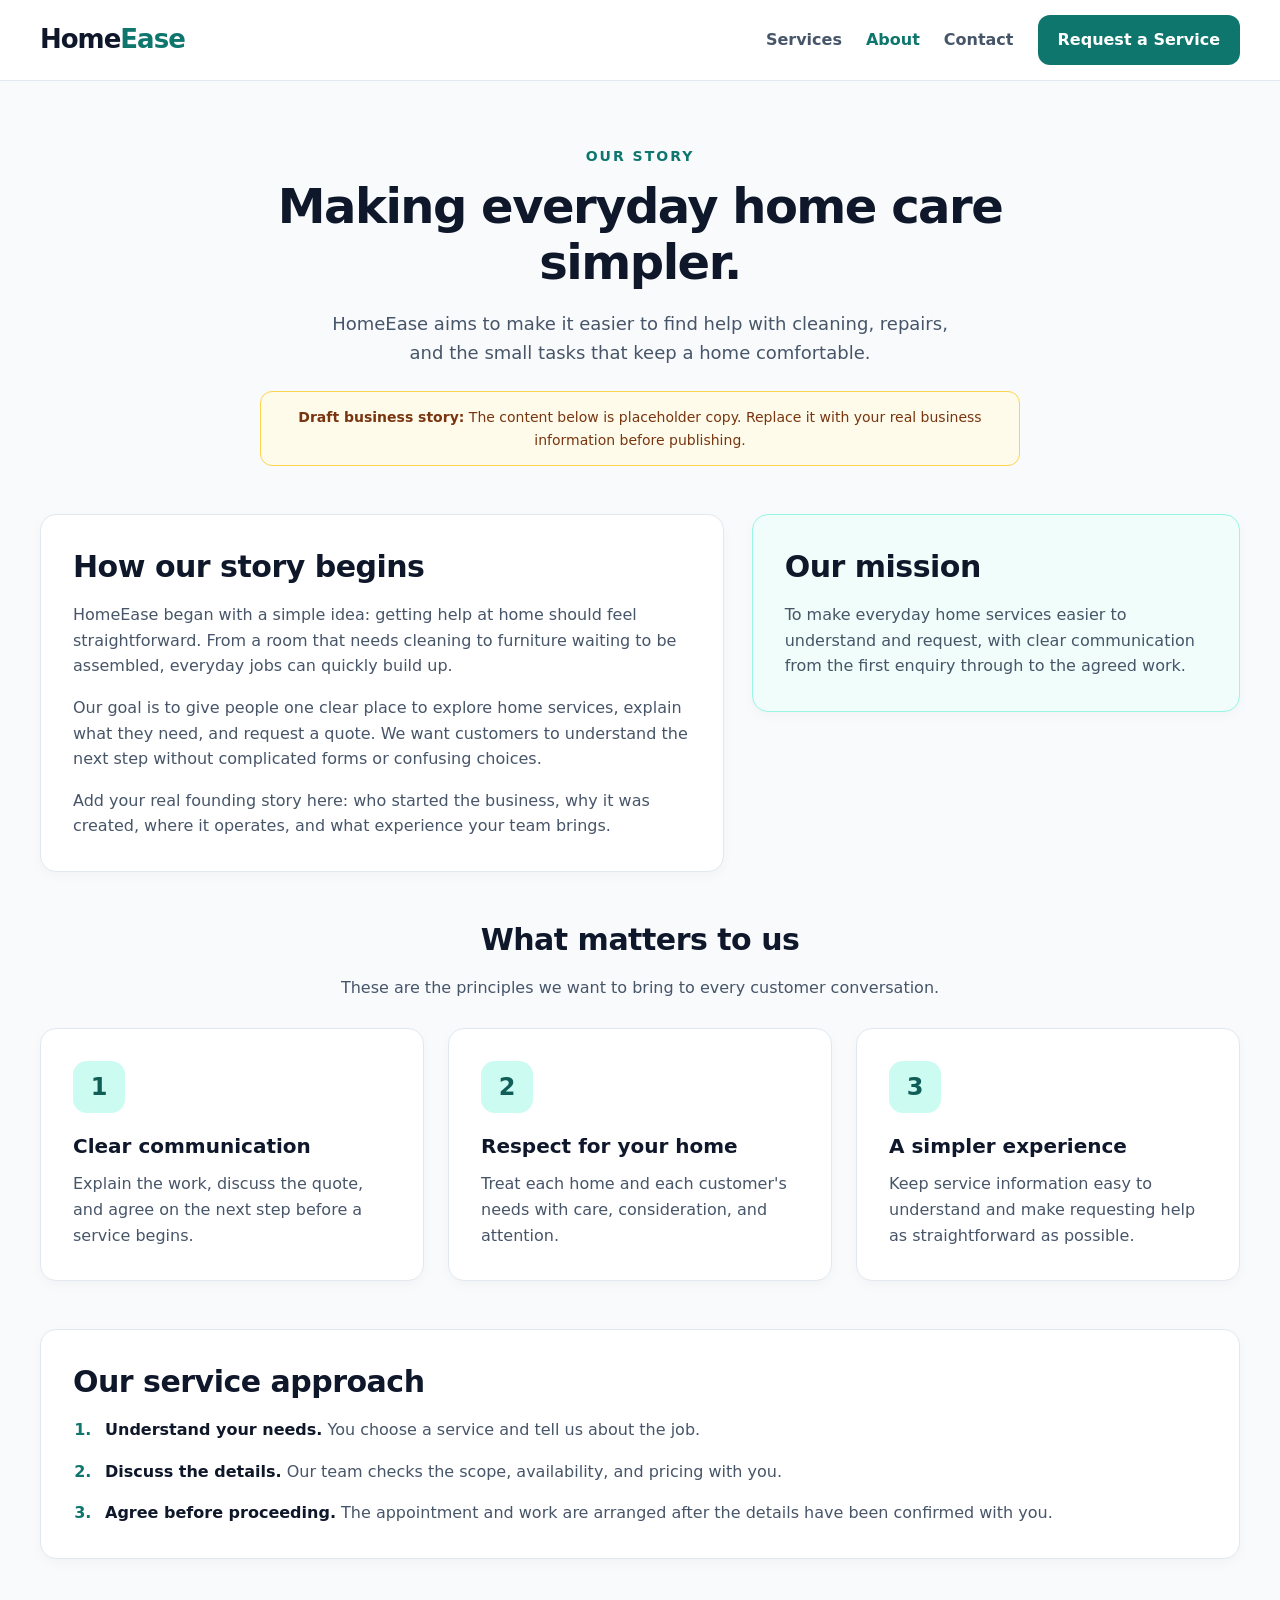
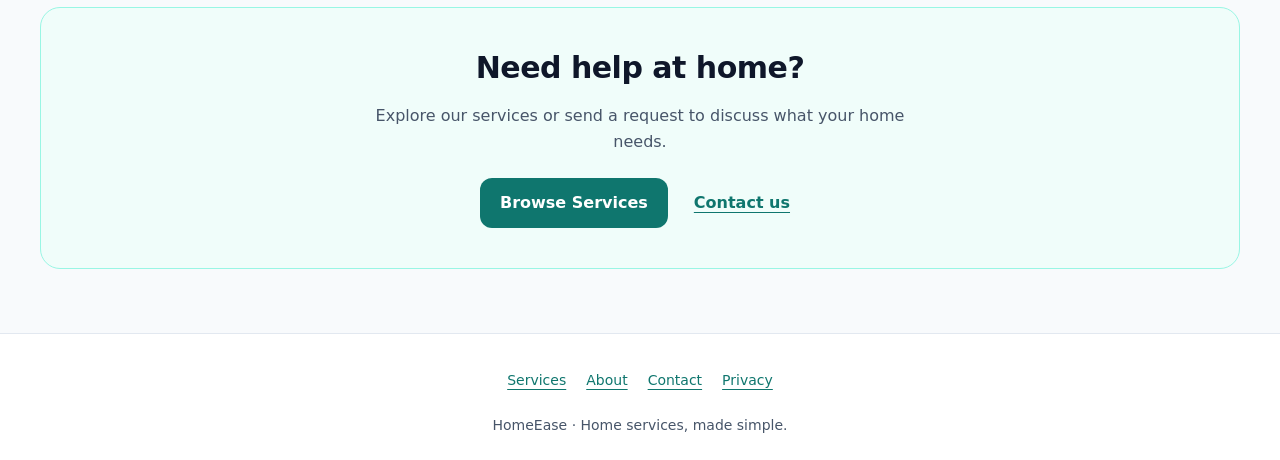
<file: about.html>
<!DOCTYPE html>
<html lang="en">
<head>
  <meta charset="UTF-8">
  <meta name="viewport" content="width=device-width, initial-scale=1.0">

  <!-- REPLACE WITH REAL BUSINESS INFO -->
  <meta name="description" content="Learn about HomeEase and our approach to everyday home services.">

  <!-- REPLACE WITH REAL BUSINESS INFO -->
  <title>About Us | HomeEase</title>

  <style>
    :root {
      --primary: #0f766e;
      --primary-dark: #115e59;
      --text: #0f172a;
      --muted: #475569;
      --background: #f8fafc;
      --border: #e2e8f0;
    }

    * {
      box-sizing: border-box;
    }

    body {
      margin: 0;
      font-family: Inter, system-ui, -apple-system, BlinkMacSystemFont,
        "Segoe UI", sans-serif;
      color: var(--text);
      background: var(--background);
      line-height: 1.6;
    }

    a {
      color: var(--primary);
      text-underline-offset: 4px;
    }

    a:focus-visible {
      outline: 3px solid var(--primary);
      outline-offset: 4px;
    }

    .container {
      width: min(1200px, calc(100% - 40px));
      margin-inline: auto;
    }

    .skip-link {
      position: absolute;
      top: -100px;
      left: 20px;
      padding: 12px 18px;
      background: white;
      z-index: 10;
    }

    .skip-link:focus {
      top: 12px;
    }

    .site-header {
      border-bottom: 1px solid var(--border);
      background: white;
    }

    .header-content {
      display: flex;
      flex-wrap: wrap;
      align-items: center;
      justify-content: space-between;
      gap: 12px 24px;
      min-height: 80px;
      padding-block: 12px;
    }

    .logo {
      color: var(--text);
      font-size: 26px;
      font-weight: 800;
      letter-spacing: -1px;
      text-decoration: none;
    }

    .logo span {
      color: var(--primary);
    }

    .navigation {
      display: flex;
      flex-wrap: wrap;
      align-items: center;
      gap: 8px 24px;
    }

    .navigation a {
      display: inline-flex;
      align-items: center;
      min-height: 44px;
      color: var(--muted);
      font-weight: 600;
      text-decoration: none;
    }

    .navigation a:hover,
    .navigation a[aria-current="page"] {
      color: var(--primary);
    }

    .navigation .button {
      color: white;
    }

    .button {
      display: inline-flex;
      align-items: center;
      justify-content: center;
      min-height: 48px;
      padding: 12px 20px;
      border-radius: 12px;
      background: var(--primary);
      color: white;
      font-weight: 700;
      text-align: center;
      text-decoration: none;
    }

    .button:hover {
      background: var(--primary-dark);
      color: white;
    }

    .hero {
      padding-block: 64px 48px;
      text-align: center;
    }

    .eyebrow {
      margin: 0 0 12px;
      color: var(--primary);
      font-size: 14px;
      font-weight: 700;
      letter-spacing: 2px;
      text-transform: uppercase;
    }

    h1 {
      max-width: 800px;
      margin: 0 auto 20px;
      font-size: clamp(32px, 5vw, 48px);
      line-height: 1.15;
      letter-spacing: -1.5px;
    }

    .hero-description {
      max-width: 640px;
      margin: 0 auto;
      color: var(--muted);
      font-size: 18px;
    }

    .draft-notice {
      max-width: 760px;
      margin: 24px auto 0;
      padding: 14px 18px;
      border: 1px solid #fcd34d;
      border-radius: 12px;
      background: #fffbeb;
      color: #78350f;
      font-size: 14px;
    }

    .section {
      padding-bottom: 48px;
    }

    .story-layout {
      display: grid;
      grid-template-columns: minmax(0, 1.4fr) minmax(0, 1fr);
      gap: 28px;
      align-items: start;
    }

    .panel,
    .value-card {
      min-width: 0;
      padding: 32px;
      border: 1px solid var(--border);
      border-radius: 16px;
      background: white;
      box-shadow: 0 4px 12px rgb(15 23 42 / 3%);
    }

    .mission-panel {
      background: #f0fdfa;
      border-color: #99f6e4;
    }

    h2 {
      margin: 0 0 16px;
      font-size: clamp(24px, 3vw, 30px);
      line-height: 1.3;
      letter-spacing: -0.5px;
    }

    h3 {
      margin: 0 0 12px;
      font-size: 20px;
      line-height: 1.3;
    }

    .panel p,
    .value-card p {
      margin: 0;
      color: var(--muted);
    }

    .panel p + p {
      margin-top: 16px;
    }

    .section-heading {
      max-width: 640px;
      margin: 0 auto 28px;
      text-align: center;
    }

    .section-heading p {
      margin: 0;
      color: var(--muted);
    }

    .values-grid {
      display: grid;
      grid-template-columns: repeat(3, minmax(0, 1fr));
      gap: 24px;
    }

    .value-icon {
      display: grid;
      place-items: center;
      width: 52px;
      height: 52px;
      margin-bottom: 20px;
      border-radius: 14px;
      background: #ccfbf1;
      color: var(--primary-dark);
      font-size: 24px;
      font-weight: 700;
    }

    .approach-list {
      margin: 0;
      padding-left: 24px;
      color: var(--muted);
    }

    .approach-list li {
      padding-left: 8px;
    }

    .approach-list li + li {
      margin-top: 16px;
    }

    .approach-list li::marker {
      color: var(--primary);
      font-weight: 700;
    }

    .approach-list strong {
      color: var(--text);
    }

    .cta {
      margin-bottom: 64px;
      padding: 40px 28px;
      border: 1px solid #99f6e4;
      border-radius: 20px;
      background: #f0fdfa;
      text-align: center;
    }

    .cta p {
      max-width: 560px;
      margin: 0 auto 24px;
      color: var(--muted);
    }

    .cta-actions {
      display: flex;
      flex-wrap: wrap;
      align-items: center;
      justify-content: center;
      gap: 16px;
    }

    .secondary-link {
      display: inline-flex;
      align-items: center;
      min-height: 44px;
      padding: 10px;
      font-weight: 600;
    }

    .site-footer {
      padding: 24px 0;
      border-top: 1px solid var(--border);
      background: white;
      color: var(--muted);
      text-align: center;
      font-size: 14px;
    }

    .footer-links {
      display: flex;
      flex-wrap: wrap;
      justify-content: center;
      gap: 8px 20px;
      margin-bottom: 12px;
    }

    .footer-links a {
      display: inline-flex;
      align-items: center;
      min-height: 44px;
    }

    .site-footer p {
      margin: 0;
    }

    @media (max-width: 900px) {
      .story-layout {
        grid-template-columns: 1fr;
      }

      .values-grid {
        grid-template-columns: 1fr;
      }
    }

    @media (max-width: 600px) {
      .container {
        width: calc(100% - 32px);
      }

      .header-content {
        min-height: 72px;
      }

      .logo {
        font-size: 23px;
      }

      .navigation {
        width: 100%;
        justify-content: space-between;
        gap: 8px 12px;
        font-size: 14px;
      }

      .navigation .button {
        width: 100%;
      }

      .hero {
        padding-block: 40px 32px;
      }

      .hero-description {
        font-size: 16px;
      }

      .panel,
      .value-card {
        padding: 24px;
      }

      .section {
        padding-bottom: 32px;
      }

      .cta {
        margin-bottom: 40px;
        padding: 32px 24px;
      }

      .cta-actions {
        flex-direction: column;
      }

      .cta-actions .button {
        width: 100%;
      }
    }
  </style>
</head>

<body>
  <a class="skip-link" href="#main-content">Skip to our story</a>

  <header class="site-header">
    <div class="container header-content">
      <!-- REPLACE WITH REAL BUSINESS INFO -->
      <a class="logo" href="index.html" aria-label="HomeEase home">
        Home<span>Ease</span>
      </a>

      <nav class="navigation" aria-label="Main navigation">
        <a href="services.html">Services</a>
        <a href="about.html" aria-current="page">About</a>
        <a href="contact.html">Contact</a>
        <a class="button" href="request.html">Request a Service</a>
      </nav>
    </div>
  </header>

  <main id="main-content">
    <section class="hero container" aria-labelledby="page-heading">
      <p class="eyebrow">Our story</p>

      <!-- REPLACE WITH REAL BUSINESS INFO -->
      <h1 id="page-heading">Making everyday home care simpler.</h1>

      <!-- REPLACE WITH REAL BUSINESS INFO -->
      <p class="hero-description">
        HomeEase aims to make it easier to find help with cleaning,
        repairs, and the small tasks that keep a home comfortable.
      </p>

      <!-- REPLACE WITH REAL BUSINESS INFO -->
      <div class="draft-notice">
        <strong>Draft business story:</strong> The content below is
        placeholder copy. Replace it with your real business information
        before publishing.
      </div>
    </section>

    <section class="section container" aria-labelledby="story-heading">
      <div class="story-layout">
        <div class="panel">
          <h2 id="story-heading">How our story begins</h2>

          <!-- REPLACE WITH REAL BUSINESS INFO -->
          <p>
            HomeEase began with a simple idea: getting help at home
            should feel straightforward. From a room that needs cleaning
            to furniture waiting to be assembled, everyday jobs can
            quickly build up.
          </p>

          <!-- REPLACE WITH REAL BUSINESS INFO -->
          <p>
            Our goal is to give people one clear place to explore home
            services, explain what they need, and request a quote.
            We want customers to understand the next step without
            complicated forms or confusing choices.
          </p>

          <!-- REPLACE WITH REAL BUSINESS INFO -->
          <p>
            Add your real founding story here: who started the business,
            why it was created, where it operates, and what experience
            your team brings.
          </p>
        </div>

        <aside class="panel mission-panel" aria-labelledby="mission-heading">
          <h2 id="mission-heading">Our mission</h2>

          <!-- REPLACE WITH REAL BUSINESS INFO -->
          <p>
            To make everyday home services easier to understand and
            request, with clear communication from the first enquiry
            through to the agreed work.
          </p>
        </aside>
      </div>
    </section>

    <section class="section container" aria-labelledby="values-heading">
      <div class="section-heading">
        <h2 id="values-heading">What matters to us</h2>

        <!-- REPLACE WITH REAL BUSINESS INFO -->
        <p>
          These are the principles we want to bring to every customer
          conversation.
        </p>
      </div>

      <div class="values-grid">
        <article class="value-card">
          <div class="value-icon" aria-hidden="true">1</div>

          <!-- REPLACE WITH REAL BUSINESS INFO -->
          <h3>Clear communication</h3>

          <!-- REPLACE WITH REAL BUSINESS INFO -->
          <p>
            Explain the work, discuss the quote, and agree on the next
            step before a service begins.
          </p>
        </article>

        <article class="value-card">
          <div class="value-icon" aria-hidden="true">2</div>

          <!-- REPLACE WITH REAL BUSINESS INFO -->
          <h3>Respect for your home</h3>

          <!-- REPLACE WITH REAL BUSINESS INFO -->
          <p>
            Treat each home and each customer's needs with care,
            consideration, and attention.
          </p>
        </article>

        <article class="value-card">
          <div class="value-icon" aria-hidden="true">3</div>

          <!-- REPLACE WITH REAL BUSINESS INFO -->
          <h3>A simpler experience</h3>

          <!-- REPLACE WITH REAL BUSINESS INFO -->
          <p>
            Keep service information easy to understand and make
            requesting help as straightforward as possible.
          </p>
        </article>
      </div>
    </section>

    <section class="section container" aria-labelledby="approach-heading">
      <div class="panel">
        <h2 id="approach-heading">Our service approach</h2>

        <ol class="approach-list">
          <!-- REPLACE WITH REAL BUSINESS INFO -->
          <li>
            <strong>Understand your needs.</strong>
            You choose a service and tell us about the job.
          </li>

          <!-- REPLACE WITH REAL BUSINESS INFO -->
          <li>
            <strong>Discuss the details.</strong>
            Our team checks the scope, availability, and pricing
            with you.
          </li>

          <!-- REPLACE WITH REAL BUSINESS INFO -->
          <li>
            <strong>Agree before proceeding.</strong>
            The appointment and work are arranged after the details
            have been confirmed with you.
          </li>
        </ol>
      </div>
    </section>

    <section class="container" aria-labelledby="cta-heading">
      <div class="cta">
        <h2 id="cta-heading">Need help at home?</h2>

        <!-- REPLACE WITH REAL BUSINESS INFO -->
        <p>
          Explore our services or send a request to discuss what your
          home needs.
        </p>

        <div class="cta-actions">
          <a class="button" href="services.html">Browse Services</a>
          <a class="secondary-link" href="contact.html">Contact us</a>
        </div>
      </div>
    </section>
  </main>

  <footer class="site-footer">
    <div class="container">
      <nav class="footer-links" aria-label="Footer navigation">
        <a href="services.html">Services</a>
        <a href="about.html" aria-current="page">About</a>
        <a href="contact.html">Contact</a>
        <a href="privacy.html">Privacy</a>
      </nav>

      <!-- REPLACE WITH REAL BUSINESS INFO -->
      <p>HomeEase · Home services, made simple.</p>
    </div>
  </footer>
</body>
</html>
</file>
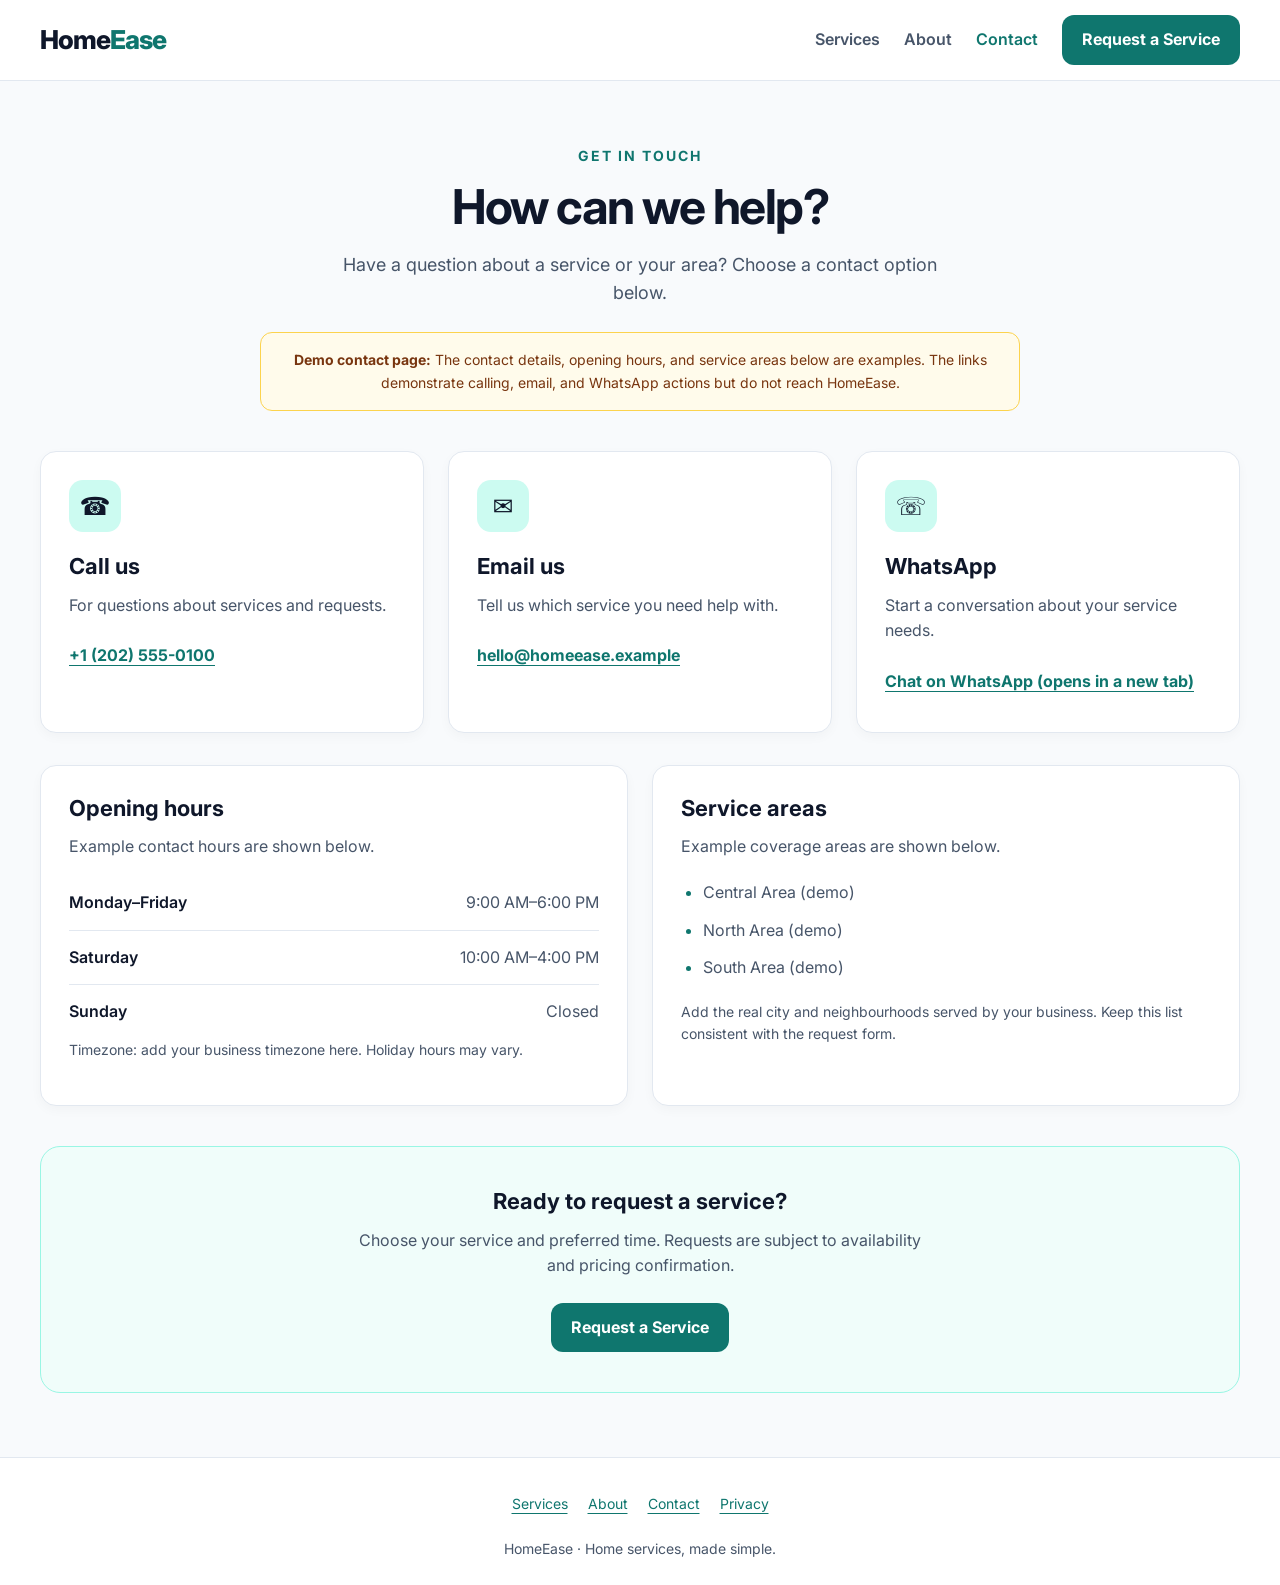
<file: contact.html>
<!DOCTYPE html>
<html lang="en">
<head>
  <meta charset="UTF-8">
  <meta name="viewport" content="width=device-width, initial-scale=1.0">

  <!-- REPLACE WITH REAL BUSINESS INFO -->
  <meta name="description" content="Contact HomeEase about home services, opening hours, and service coverage.">

  <!-- REPLACE WITH REAL BUSINESS INFO -->
  <title>Contact Us | HomeEase</title>

  <link rel="preconnect" href="https://fonts.googleapis.com">
  <link rel="preconnect" href="https://fonts.gstatic.com" crossorigin>
  <link href="https://fonts.googleapis.com/css2?family=Inter:wght@400;600;700;800&display=swap" rel="stylesheet">

  <style>
    :root {
      --primary: #0f766e;
      --primary-dark: #115e59;
      --text: #0f172a;
      --muted: #475569;
      --background: #f8fafc;
      --border: #e2e8f0;
    }

    * {
      box-sizing: border-box;
    }

    body {
      margin: 0;
      font-family: Inter, system-ui, -apple-system, BlinkMacSystemFont,
        "Segoe UI", sans-serif;
      color: var(--text);
      background: var(--background);
      line-height: 1.6;
    }

    a {
      color: var(--primary);
      text-underline-offset: 4px;
      overflow-wrap: anywhere;
    }

    a:focus-visible {
      outline: 3px solid var(--primary);
      outline-offset: 4px;
    }

    .container {
      width: min(1200px, calc(100% - 40px));
      margin-inline: auto;
    }

    .skip-link {
      position: absolute;
      top: -100px;
      left: 20px;
      padding: 12px 18px;
      background: white;
      z-index: 10;
    }

    .skip-link:focus {
      top: 12px;
    }

    .site-header {
      border-bottom: 1px solid var(--border);
      background: white;
    }

    .header-content {
      display: flex;
      flex-wrap: wrap;
      align-items: center;
      justify-content: space-between;
      gap: 12px 24px;
      min-height: 80px;
      padding-block: 12px;
    }

    .logo {
      color: var(--text);
      font-size: 26px;
      font-weight: 800;
      letter-spacing: -1px;
      text-decoration: none;
    }

    .logo span {
      color: var(--primary);
    }

    .navigation {
      display: flex;
      flex-wrap: wrap;
      align-items: center;
      gap: 8px 24px;
    }

    .navigation a {
      display: inline-flex;
      align-items: center;
      min-height: 44px;
      color: var(--muted);
      font-weight: 600;
      text-decoration: none;
    }

    .navigation a:hover,
    .navigation a[aria-current="page"] {
      color: var(--primary);
    }

    .button,
    .navigation .button {
      display: inline-flex;
      align-items: center;
      justify-content: center;
      min-height: 48px;
      padding: 12px 20px;
      border-radius: 12px;
      background: var(--primary);
      color: white;
      font-weight: 700;
      text-align: center;
      text-decoration: none;
    }

    .button:hover,
    .navigation .button:hover {
      background: var(--primary-dark);
      color: white;
    }

    .hero {
      padding-block: 64px 40px;
      text-align: center;
    }

    .eyebrow {
      margin: 0 0 12px;
      color: var(--primary);
      font-size: 14px;
      font-weight: 700;
      letter-spacing: 2px;
      text-transform: uppercase;
    }

    h1 {
      margin: 0 0 16px;
      font-size: clamp(32px, 5vw, 48px);
      line-height: 1.15;
      letter-spacing: -1.5px;
    }

    .hero-description {
      max-width: 600px;
      margin: 0 auto;
      color: var(--muted);
      font-size: 18px;
    }

    .draft-notice {
      max-width: 760px;
      margin: 24px auto 0;
      padding: 16px 20px;
      border: 1px solid #fcd34d;
      border-radius: 12px;
      background: #fffbeb;
      color: #78350f;
      font-size: 14px;
    }

    .contact-grid {
      display: grid;
      grid-template-columns: repeat(3, minmax(0, 1fr));
      gap: 24px;
      padding-bottom: 32px;
    }

    .card,
    .panel {
      min-width: 0;
      padding: 28px;
      border: 1px solid var(--border);
      border-radius: 16px;
      background: white;
      box-shadow: 0 4px 12px rgb(15 23 42 / 3%);
    }

    .icon {
      display: grid;
      place-items: center;
      width: 52px;
      height: 52px;
      margin-bottom: 20px;
      border-radius: 14px;
      background: #ccfbf1;
      font-size: 25px;
    }

    h2 {
      margin: 0 0 12px;
      font-size: 22px;
      line-height: 1.3;
    }

    .card p,
    .panel > p {
      margin: 0 0 16px;
      color: var(--muted);
    }

    .contact-link {
      display: inline-flex;
      align-items: center;
      min-height: 44px;
      padding-block: 8px;
      font-weight: 700;
    }

    .info-grid {
      display: grid;
      grid-template-columns: repeat(2, minmax(0, 1fr));
      gap: 24px;
      padding-bottom: 40px;
    }

    .hours {
      margin: 0;
    }

    .hours-row {
      display: flex;
      flex-wrap: wrap;
      justify-content: space-between;
      gap: 8px 20px;
      padding-block: 14px;
      border-bottom: 1px solid var(--border);
    }

    .hours-row:last-child {
      border-bottom: 0;
    }

    dt {
      font-weight: 600;
    }

    dd {
      margin: 0;
      color: var(--muted);
    }

    .area-list {
      display: grid;
      gap: 12px;
      margin: 20px 0;
      padding-left: 22px;
      color: var(--muted);
    }

    .area-list li::marker {
      color: var(--primary);
    }

    .small-note {
      font-size: 14px;
    }

    .cta {
      margin-bottom: 64px;
      padding: 40px 24px;
      border: 1px solid #99f6e4;
      border-radius: 20px;
      background: #f0fdfa;
      text-align: center;
    }

    .cta p {
      max-width: 580px;
      margin: 0 auto 24px;
      color: var(--muted);
    }

    .site-footer {
      padding: 24px 0;
      border-top: 1px solid var(--border);
      background: white;
      color: var(--muted);
      text-align: center;
      font-size: 14px;
    }

    .footer-links {
      display: flex;
      flex-wrap: wrap;
      justify-content: center;
      gap: 8px 20px;
      margin-bottom: 12px;
    }

    .footer-links a {
      display: inline-flex;
      align-items: center;
      min-height: 44px;
    }

    .site-footer p {
      margin: 0;
    }

    @media (max-width: 900px) {
      .contact-grid {
        grid-template-columns: 1fr;
      }
    }

    @media (max-width: 600px) {
      .container {
        width: calc(100% - 32px);
      }

      .header-content {
        min-height: 72px;
      }

      .logo {
        font-size: 23px;
      }

      .navigation {
        width: 100%;
        justify-content: space-between;
        gap: 8px 12px;
        font-size: 14px;
      }

      .navigation .button {
        width: 100%;
      }

      .hero {
        padding-block: 40px 32px;
      }

      .hero-description {
        font-size: 16px;
      }

      .info-grid {
        grid-template-columns: 1fr;
      }

      .card,
      .panel {
        padding: 24px;
      }

      .cta {
        margin-bottom: 40px;
        padding: 32px 24px;
      }
    }
  </style>
</head>

<body>
  <a class="skip-link" href="#main-content">Skip to contact details</a>

  <header class="site-header">
    <div class="container header-content">
      <!-- REPLACE WITH REAL BUSINESS INFO -->
      <a class="logo" href="index.html" aria-label="HomeEase home">
        Home<span>Ease</span>
      </a>

      <nav class="navigation" aria-label="Main navigation">
        <a href="services.html">Services</a>
        <a href="about.html">About</a>
        <a href="contact.html" aria-current="page">Contact</a>
        <a class="button" href="request.html">Request a Service</a>
      </nav>
    </div>
  </header>

  <main id="main-content">
    <section class="hero container" aria-labelledby="page-heading">
      <p class="eyebrow">Get in touch</p>
      <h1 id="page-heading">How can we help?</h1>

      <p class="hero-description">
        Have a question about a service or your area?
        Choose a contact option below.
      </p>

      <div class="draft-notice">
        <strong>Demo contact page:</strong> The contact details, opening
        hours, and service areas below are examples. The links demonstrate
        calling, email, and WhatsApp actions but do not reach HomeEase.
      </div>
    </section>

    <section class="contact-grid container" aria-label="Contact options">
      <article class="card">
        <div class="icon" aria-hidden="true">☎</div>
        <h2>Call us</h2>
        <p>For questions about services and requests.</p>

        <!-- REPLACE WITH REAL BUSINESS INFO -->
        <a class="contact-link" href="tel:+12025550100">
          +1 (202) 555-0100
        </a>
      </article>

      <article class="card">
        <div class="icon" aria-hidden="true">✉</div>
        <h2>Email us</h2>
        <p>Tell us which service you need help with.</p>

        <!-- REPLACE WITH REAL BUSINESS INFO -->
        <a
          class="contact-link"
          href="mailto:hello@homeease.example?subject=HomeEase%20service%20enquiry"
        >
          hello@homeease.example
        </a>
      </article>

      <article class="card">
        <div class="icon" aria-hidden="true">☏</div>
        <h2>WhatsApp</h2>
        <p>Start a conversation about your service needs.</p>

        <!-- REPLACE WITH REAL BUSINESS INFO -->
        <!-- Replace the number with your WhatsApp number in international
             format, using digits only: no plus sign, spaces, or brackets. -->
        <a
          class="contact-link"
          href="https://wa.me/12025550100?text=Hello%2C%20I%20have%20a%20question%20about%20your%20home%20services."
          target="_blank"
          rel="noopener noreferrer"
        >
          Chat on WhatsApp (opens in a new tab)
        </a>
      </article>
    </section>

    <div class="info-grid container">
      <section class="panel" aria-labelledby="hours-heading">
        <h2 id="hours-heading">Opening hours</h2>
        <p>Example contact hours are shown below.</p>

        <dl class="hours">
          <!-- REPLACE WITH REAL BUSINESS INFO -->
          <div class="hours-row">
            <dt>Monday–Friday</dt>
            <dd>9:00 AM–6:00 PM</dd>
          </div>

          <!-- REPLACE WITH REAL BUSINESS INFO -->
          <div class="hours-row">
            <dt>Saturday</dt>
            <dd>10:00 AM–4:00 PM</dd>
          </div>

          <!-- REPLACE WITH REAL BUSINESS INFO -->
          <div class="hours-row">
            <dt>Sunday</dt>
            <dd>Closed</dd>
          </div>
        </dl>

        <!-- REPLACE WITH REAL BUSINESS INFO -->
        <p class="small-note">
          Timezone: add your business timezone here.
          Holiday hours may vary.
        </p>
      </section>

      <section class="panel" aria-labelledby="areas-heading">
        <h2 id="areas-heading">Service areas</h2>
        <p>Example coverage areas are shown below.</p>

        <ul class="area-list">
          <!-- REPLACE WITH REAL BUSINESS INFO -->
          <li>Central Area (demo)</li>

          <!-- REPLACE WITH REAL BUSINESS INFO -->
          <li>North Area (demo)</li>

          <!-- REPLACE WITH REAL BUSINESS INFO -->
          <li>South Area (demo)</li>
        </ul>

        <!-- REPLACE WITH REAL BUSINESS INFO -->
        <p class="small-note">
          Add the real city and neighbourhoods served by your business.
          Keep this list consistent with the request form.
        </p>
      </section>
    </div>

    <section class="container" aria-labelledby="request-heading">
      <div class="cta">
        <h2 id="request-heading">Ready to request a service?</h2>
        <p>
          Choose your service and preferred time.
          Requests are subject to availability and pricing confirmation.
        </p>
        <a class="button" href="request.html">Request a Service</a>
      </div>
    </section>
  </main>

  <footer class="site-footer">
    <div class="container">
      <nav class="footer-links" aria-label="Footer navigation">
        <a href="services.html">Services</a>
        <a href="about.html">About</a>
        <a href="contact.html" aria-current="page">Contact</a>
        <a href="privacy.html">Privacy</a>
      </nav>

      <!-- REPLACE WITH REAL BUSINESS INFO -->
      <p>HomeEase · Home services, made simple.</p>
    </div>
  </footer>
</body>
</html>
</file>
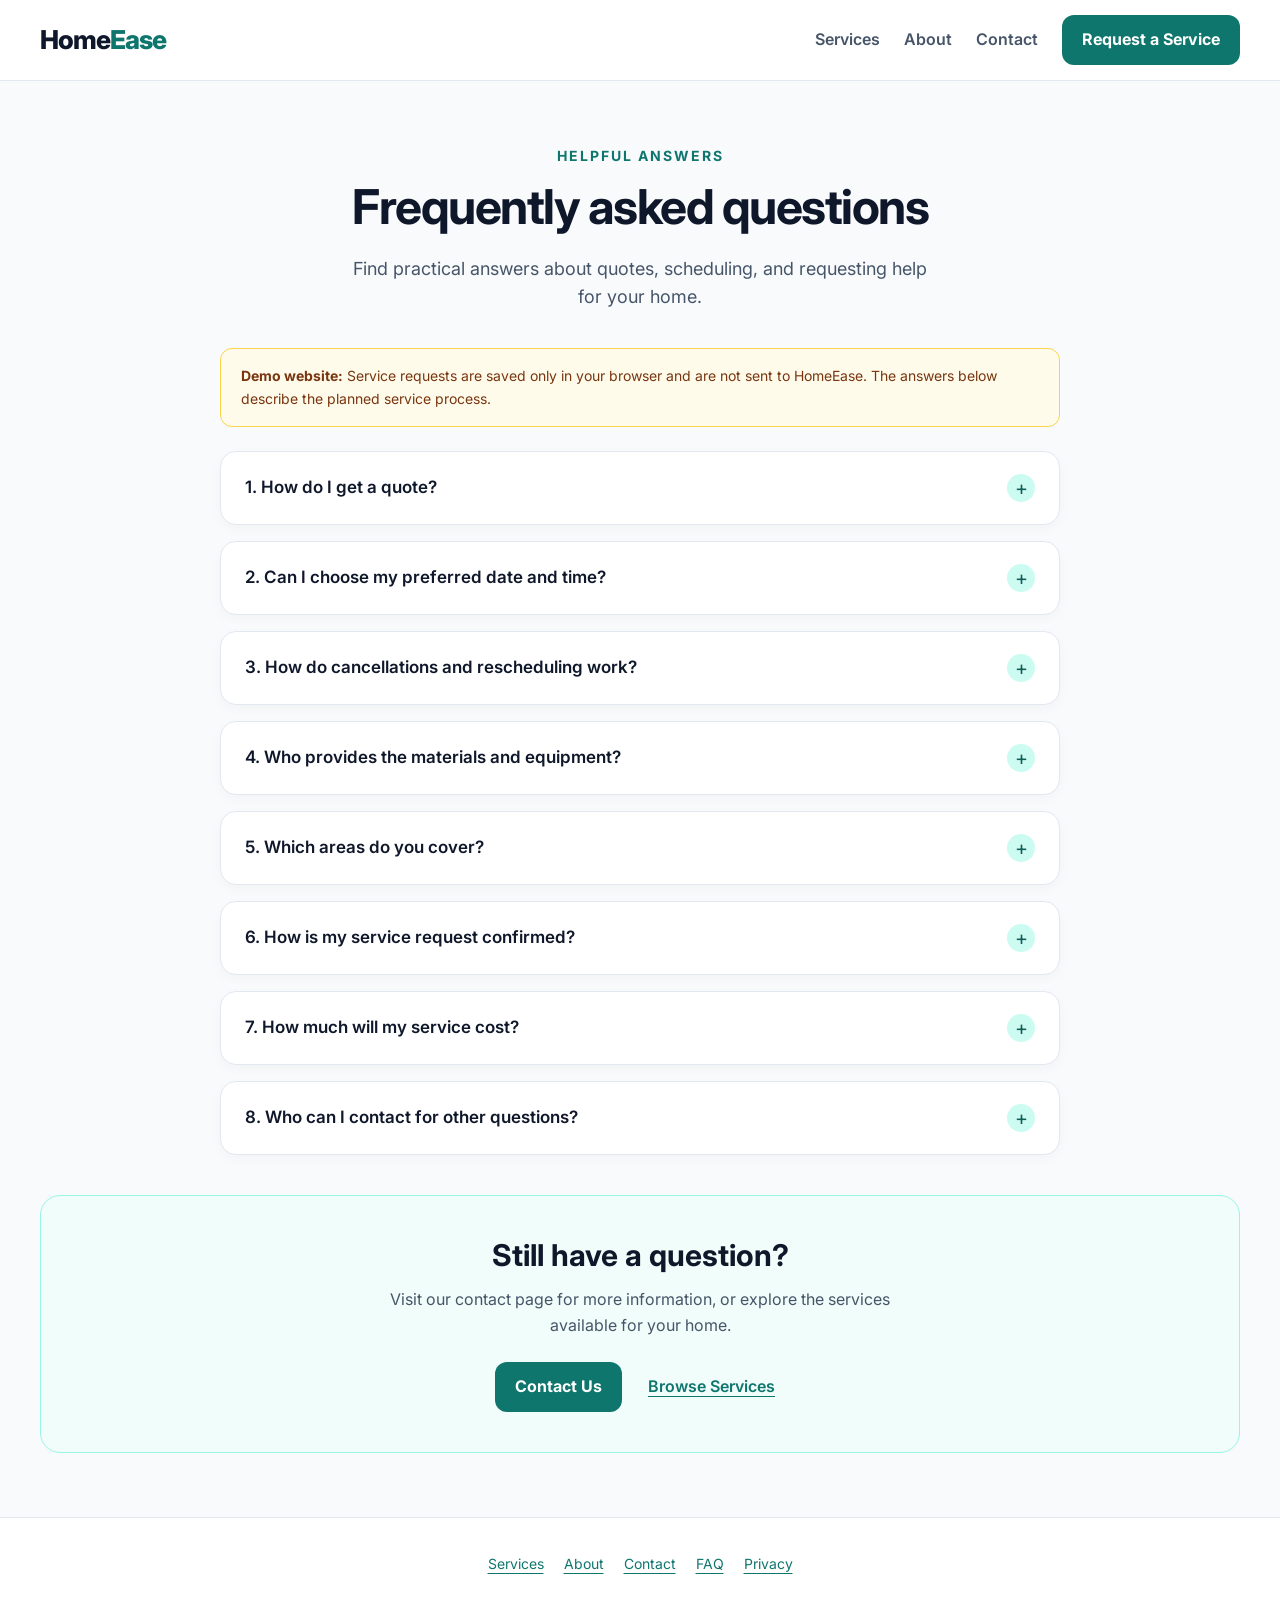
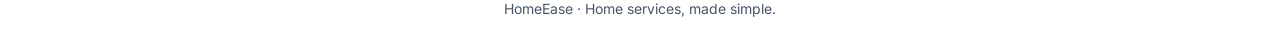
<file: faq.html>
<!DOCTYPE html>
<html lang="en">
<head>
  <meta charset="UTF-8">
  <meta name="viewport" content="width=device-width, initial-scale=1.0">
  <meta name="description" content="Find answers about HomeEase quotes, scheduling, service requests, materials, and pricing.">
  <title>Frequently Asked Questions | HomeEase</title>

  <link rel="preconnect" href="https://fonts.googleapis.com">
  <link rel="preconnect" href="https://fonts.gstatic.com" crossorigin>
  <link href="https://fonts.googleapis.com/css2?family=Inter:wght@400;600;700;800&display=swap" rel="stylesheet">

  <style>
    :root {
      --primary: #0f766e;
      --primary-dark: #115e59;
      --text: #0f172a;
      --muted: #475569;
      --background: #f8fafc;
      --border: #e2e8f0;
    }

    * {
      box-sizing: border-box;
    }

    body {
      margin: 0;
      font-family: Inter, system-ui, -apple-system, BlinkMacSystemFont,
        "Segoe UI", sans-serif;
      color: var(--text);
      background: var(--background);
      line-height: 1.6;
    }

    a {
      color: var(--primary);
      text-underline-offset: 4px;
      overflow-wrap: anywhere;
    }

    a:focus-visible,
    summary:focus-visible {
      outline: 3px solid var(--primary);
      outline-offset: 4px;
    }

    .container {
      width: min(1200px, calc(100% - 40px));
      margin-inline: auto;
    }

    .skip-link {
      position: absolute;
      top: -100px;
      left: 20px;
      padding: 12px 18px;
      background: white;
      z-index: 10;
    }

    .skip-link:focus {
      top: 12px;
    }

    .site-header {
      border-bottom: 1px solid var(--border);
      background: white;
    }

    .header-content {
      display: flex;
      flex-wrap: wrap;
      align-items: center;
      justify-content: space-between;
      gap: 12px 24px;
      min-height: 80px;
      padding-block: 12px;
    }

    .logo {
      color: var(--text);
      font-size: 26px;
      font-weight: 800;
      letter-spacing: -1px;
      text-decoration: none;
    }

    .logo span {
      color: var(--primary);
    }

    .navigation {
      display: flex;
      flex-wrap: wrap;
      align-items: center;
      gap: 8px 24px;
    }

    .navigation a {
      display: inline-flex;
      align-items: center;
      min-height: 44px;
      color: var(--muted);
      font-weight: 600;
      text-decoration: none;
    }

    .navigation a:hover,
    .navigation a[aria-current="page"] {
      color: var(--primary);
    }

    .button,
    .navigation .button {
      display: inline-flex;
      align-items: center;
      justify-content: center;
      min-height: 48px;
      padding: 12px 20px;
      border-radius: 12px;
      background: var(--primary);
      color: white;
      font-weight: 700;
      text-align: center;
      text-decoration: none;
    }

    .button:hover,
    .navigation .button:hover {
      background: var(--primary-dark);
      color: white;
    }

    .hero {
      padding-block: 64px 36px;
      text-align: center;
    }

    .eyebrow {
      margin: 0 0 12px;
      color: var(--primary);
      font-size: 14px;
      font-weight: 700;
      letter-spacing: 2px;
      text-transform: uppercase;
    }

    h1 {
      max-width: 800px;
      margin: 0 auto 20px;
      font-size: clamp(32px, 5vw, 48px);
      line-height: 1.15;
      letter-spacing: -1.5px;
    }

    .hero-description {
      max-width: 600px;
      margin: 0 auto;
      color: var(--muted);
      font-size: 18px;
    }

    .faq-content {
      max-width: 840px;
      margin-inline: auto;
      padding-bottom: 40px;
    }

    .demo-notice {
      margin-bottom: 24px;
      padding: 16px 20px;
      border: 1px solid #fcd34d;
      border-radius: 12px;
      background: #fffbeb;
      color: #78350f;
      font-size: 14px;
    }

    .demo-notice p {
      margin: 0;
    }

    .faq-list {
      display: grid;
      gap: 16px;
    }

    .faq-item {
      border: 1px solid var(--border);
      border-radius: 16px;
      background: white;
      box-shadow: 0 4px 12px rgb(15 23 42 / 3%);
    }

    .faq-item[open] {
      border-color: #5eead4;
    }

    summary {
      display: flex;
      align-items: center;
      justify-content: space-between;
      gap: 20px;
      min-height: 72px;
      padding: 22px 24px;
      border-radius: 16px;
      cursor: pointer;
      list-style: none;
    }

    summary::-webkit-details-marker {
      display: none;
    }

    summary::marker {
      content: "";
    }

    summary:hover {
      background: #f0fdfa;
    }

    summary h2 {
      margin: 0;
      font-size: 17px;
      font-weight: 600;
      line-height: 1.5;
    }

    .toggle-icon {
      display: grid;
      flex-shrink: 0;
      place-items: center;
      width: 28px;
      height: 28px;
      border-radius: 50%;
      background: #ccfbf1;
      color: var(--primary-dark);
      font-size: 20px;
      line-height: 1;
    }

    .toggle-icon::before {
      content: "+";
    }

    .faq-item[open] .toggle-icon::before {
      content: "−";
    }

    .answer {
      padding: 0 24px 24px;
      color: var(--muted);
    }

    .answer p {
      margin: 0;
    }

    .answer p + p {
      margin-top: 12px;
    }

    .answer a {
      font-weight: 600;
    }

    .cta {
      margin-bottom: 64px;
      padding: 40px 28px;
      border: 1px solid #99f6e4;
      border-radius: 20px;
      background: #f0fdfa;
      text-align: center;
    }

    .cta h2 {
      margin: 0 0 12px;
      font-size: clamp(24px, 3vw, 30px);
      line-height: 1.3;
    }

    .cta p {
      max-width: 560px;
      margin: 0 auto 24px;
      color: var(--muted);
    }

    .cta-actions {
      display: flex;
      flex-wrap: wrap;
      align-items: center;
      justify-content: center;
      gap: 16px;
    }

    .secondary-link {
      display: inline-flex;
      align-items: center;
      min-height: 44px;
      padding: 10px;
      font-weight: 600;
    }

    .site-footer {
      padding: 24px 0;
      border-top: 1px solid var(--border);
      background: white;
      color: var(--muted);
      text-align: center;
      font-size: 14px;
    }

    .footer-links {
      display: flex;
      flex-wrap: wrap;
      justify-content: center;
      gap: 8px 20px;
      margin-bottom: 12px;
    }

    .footer-links a {
      display: inline-flex;
      align-items: center;
      min-height: 44px;
    }

    .site-footer p {
      margin: 0;
    }

    @media (max-width: 600px) {
      .container {
        width: calc(100% - 32px);
      }

      .header-content {
        min-height: 72px;
      }

      .logo {
        font-size: 23px;
      }

      .navigation {
        width: 100%;
        justify-content: space-between;
        gap: 8px 12px;
        font-size: 14px;
      }

      .navigation .button {
        width: 100%;
      }

      .hero {
        padding-block: 40px 28px;
      }

      .hero-description {
        font-size: 16px;
      }

      summary {
        gap: 12px;
        padding: 20px;
      }

      .answer {
        padding: 0 20px 20px;
      }

      .cta {
        margin-bottom: 40px;
        padding: 32px 24px;
      }

      .cta-actions {
        flex-direction: column;
      }

      .cta-actions .button {
        width: 100%;
      }
    }
  </style>
</head>

<body>
  <a class="skip-link" href="#main-content">Skip to frequently asked questions</a>

  <header class="site-header">
    <div class="container header-content">
      <a class="logo" href="index.html" aria-label="HomeEase home">
        Home<span>Ease</span>
      </a>

      <nav class="navigation" aria-label="Main navigation">
        <a href="services.html">Services</a>
        <a href="about.html">About</a>
        <a href="contact.html">Contact</a>
        <a class="button" href="request.html">Request a Service</a>
      </nav>
    </div>
  </header>

  <main id="main-content">
    <section class="hero container" aria-labelledby="page-heading">
      <p class="eyebrow">Helpful answers</p>
      <h1 id="page-heading">Frequently asked questions</h1>
      <p class="hero-description">
        Find practical answers about quotes, scheduling, and
        requesting help for your home.
      </p>
    </section>

    <div class="container">
      <div class="faq-content">
        <aside class="demo-notice" aria-label="Demo information">
          <p>
            <strong>Demo website:</strong> Service requests are saved only
            in your browser and are not sent to HomeEase. The answers
            below describe the planned service process.
          </p>
        </aside>

        <!-- REPLACE WITH REAL BUSINESS INFO -->
        <!-- Review these proposed answers against your actual policies
             and service process before publishing the live website. -->

        <div class="faq-list">
          <details class="faq-item">
            <summary>
              <h2>1. How do I get a quote?</h2>
              <span class="toggle-icon" aria-hidden="true"></span>
            </summary>
            <div class="answer">
              <p>
                Choose a service and complete the
                <a href="request.html">request form</a> with your location
                and job details. Include information such as the size of
                the area, the problem, or the items that need work.
              </p>
              <p>
                On the live website, our team will review your request
                and discuss the scope and quote with you. If more
                information or an assessment is needed, this will be
                explained before work is agreed.
              </p>
            </div>
          </details>

          <details class="faq-item">
            <summary>
              <h2>2. Can I choose my preferred date and time?</h2>
              <span class="toggle-icon" aria-hidden="true"></span>
            </summary>
            <div class="answer">
              <p>
                Yes. The request form lets you choose a preferred date
                and a Morning, Afternoon, or Evening time window.
                These are preferences and depend on availability.
              </p>
              <p>
                Submitting a request does not reserve a slot.
                Our team will discuss an available appointment with you.
              </p>
            </div>
          </details>

          <details class="faq-item">
            <summary>
              <h2>3. How do cancellations and rescheduling work?</h2>
              <span class="toggle-icon" aria-hidden="true"></span>
            </summary>
            <div class="answer">
              <p>
                <a href="contact.html">Contact us</a> as soon as you need
                to cancel or change an appointment. Include your request
                reference number so the team can identify your enquiry.
              </p>
              <p>
                A new date depends on availability. Ask about the
                applicable notice period and any cancellation or
                rescheduling charges before agreeing to an appointment.
              </p>
            </div>
          </details>

          <details class="faq-item">
            <summary>
              <h2>4. Who provides the materials and equipment?</h2>
              <span class="toggle-icon" aria-hidden="true"></span>
            </summary>
            <div class="answer">
              <p>
                This depends on the service and the agreed quote.
                Tell us whether you already have materials, replacement
                parts, paint, or equipment for the job.
              </p>
              <p>
                Check the service's included work and exclusions.
                Our team will clarify what you need to supply and
                whether any additional materials are included in the price.
              </p>
            </div>
          </details>

          <details class="faq-item">
            <summary>
              <h2>5. Which areas do you cover?</h2>
              <span class="toggle-icon" aria-hidden="true"></span>
            </summary>
            <div class="answer">
              <p>
                See the service areas on our
                <a href="contact.html">Contact page</a> and the area
                dropdown in the request form. The current demo contains
                sample areas rather than confirmed business coverage.
              </p>
              <p>
                If your location is not listed, contact us to ask
                about coverage before making plans.
              </p>
            </div>
          </details>

          <details class="faq-item">
            <summary>
              <h2>6. How is my service request confirmed?</h2>
              <span class="toggle-icon" aria-hidden="true"></span>
            </summary>
            <div class="answer">
              <p>
                After submitting the form, you receive a reference
                number and a summary of your request. This acknowledges
                the request; it does not confirm an appointment.
              </p>
              <p>
                On the live website, our team will contact you to
                confirm availability and pricing. In this demo,
                no request is sent and no team member is notified.
              </p>
            </div>
          </details>

          <details class="faq-item">
            <summary>
              <h2>7. How much will my service cost?</h2>
              <span class="toggle-icon" aria-hidden="true"></span>
            </summary>
            <div class="answer">
              <p>
                Pricing depends on the type of service, the amount of
                work, the condition of the area or item, and any
                materials required. Services currently display
                “Request a quote.”
              </p>
              <p>
                The scope and final price should be agreed before
                work starts. If a starting price is displayed in the
                future, check what it includes and what could change
                the total.
              </p>
            </div>
          </details>

          <details class="faq-item">
            <summary>
              <h2>8. Who can I contact for other questions?</h2>
              <span class="toggle-icon" aria-hidden="true"></span>
            </summary>
            <div class="answer">
              <p>
                Visit the <a href="contact.html">Contact page</a> for
                phone, email, WhatsApp, and opening hours. Include
                your service name or request reference when asking
                about an existing enquiry.
              </p>
              <p>
                The current contact details are placeholders.
                Real business contact information will be added
                before launch.
              </p>
            </div>
          </details>
        </div>
      </div>

      <section class="cta" aria-labelledby="cta-heading">
        <h2 id="cta-heading">Still have a question?</h2>
        <p>
          Visit our contact page for more information, or explore
          the services available for your home.
        </p>

        <div class="cta-actions">
          <a class="button" href="contact.html">Contact Us</a>
          <a class="secondary-link" href="services.html">Browse Services</a>
        </div>
      </section>
    </div>
  </main>

  <footer class="site-footer">
    <div class="container">
      <nav class="footer-links" aria-label="Footer navigation">
        <a href="services.html">Services</a>
        <a href="about.html">About</a>
        <a href="contact.html">Contact</a>
        <a href="faq.html" aria-current="page">FAQ</a>
        <a href="privacy.html">Privacy</a>
      </nav>

      <p>HomeEase · Home services, made simple.</p>
    </div>
  </footer>
</body>
</html>
</file>
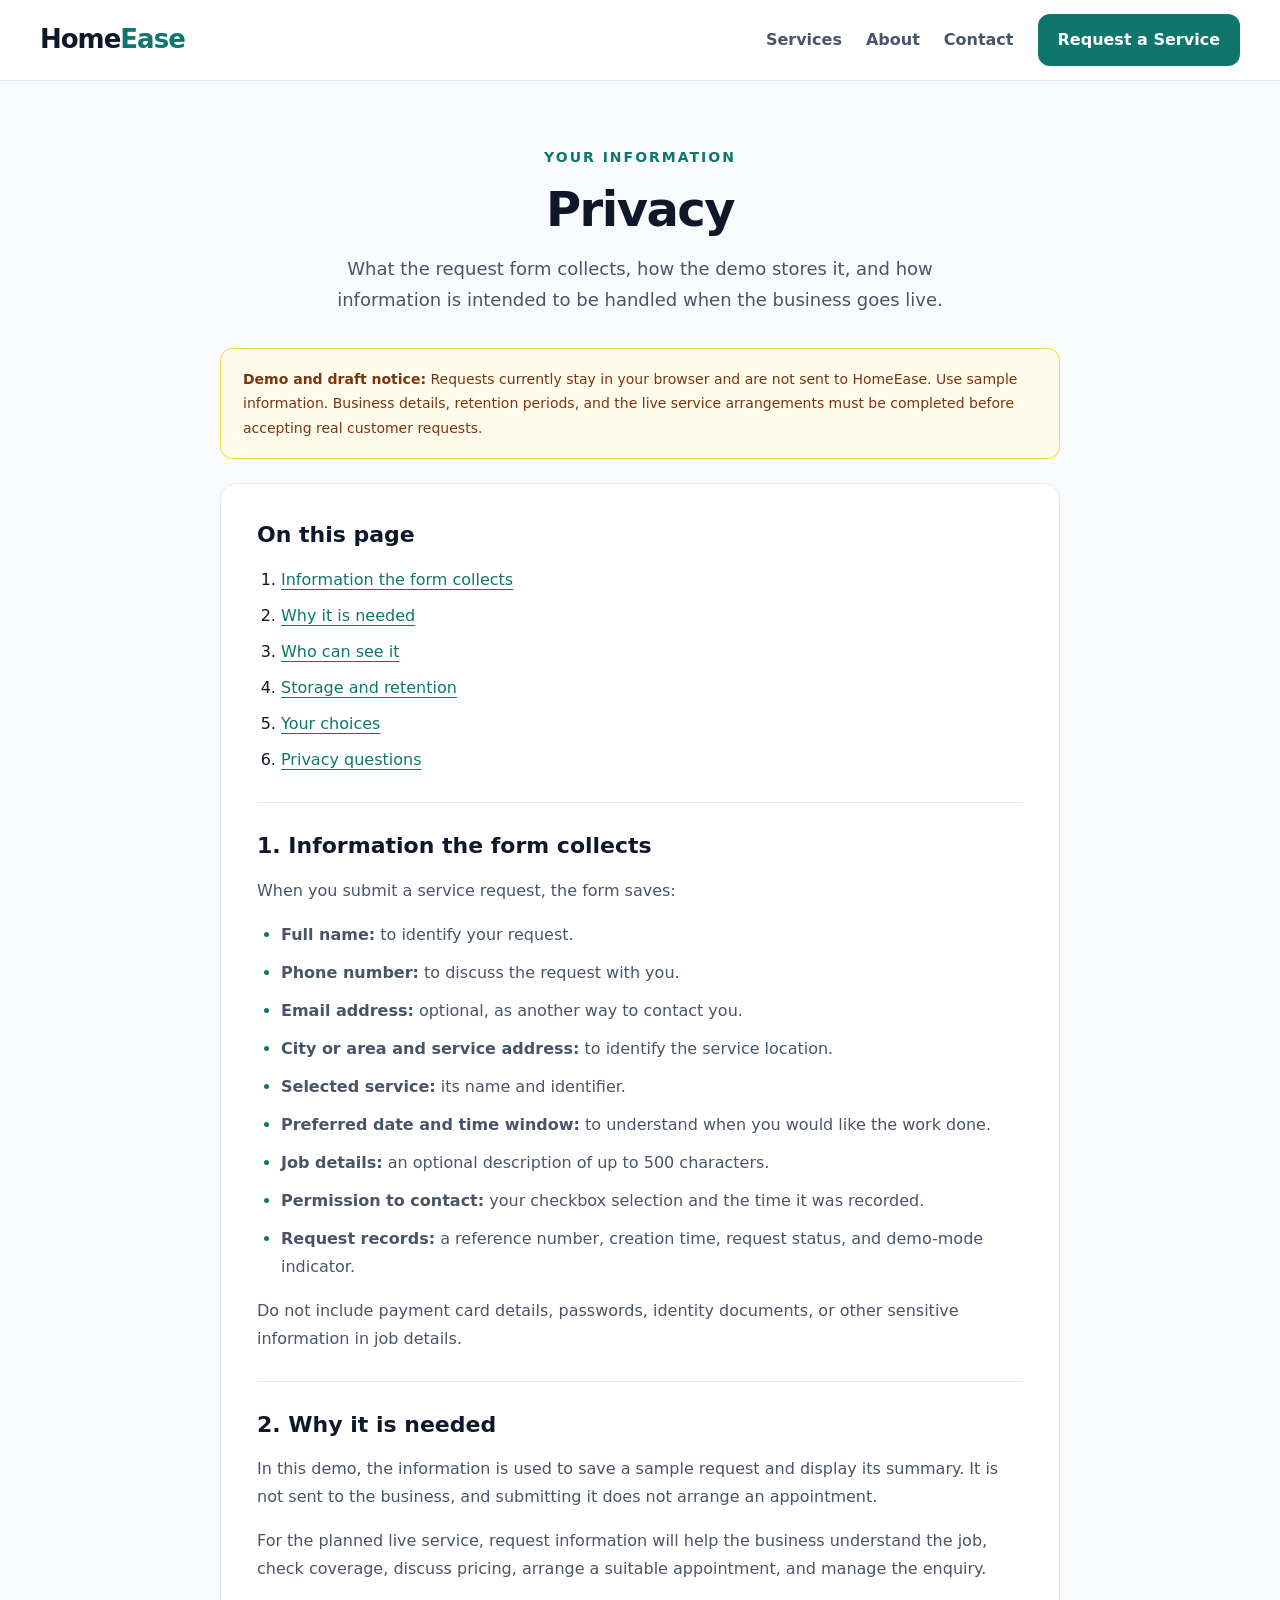
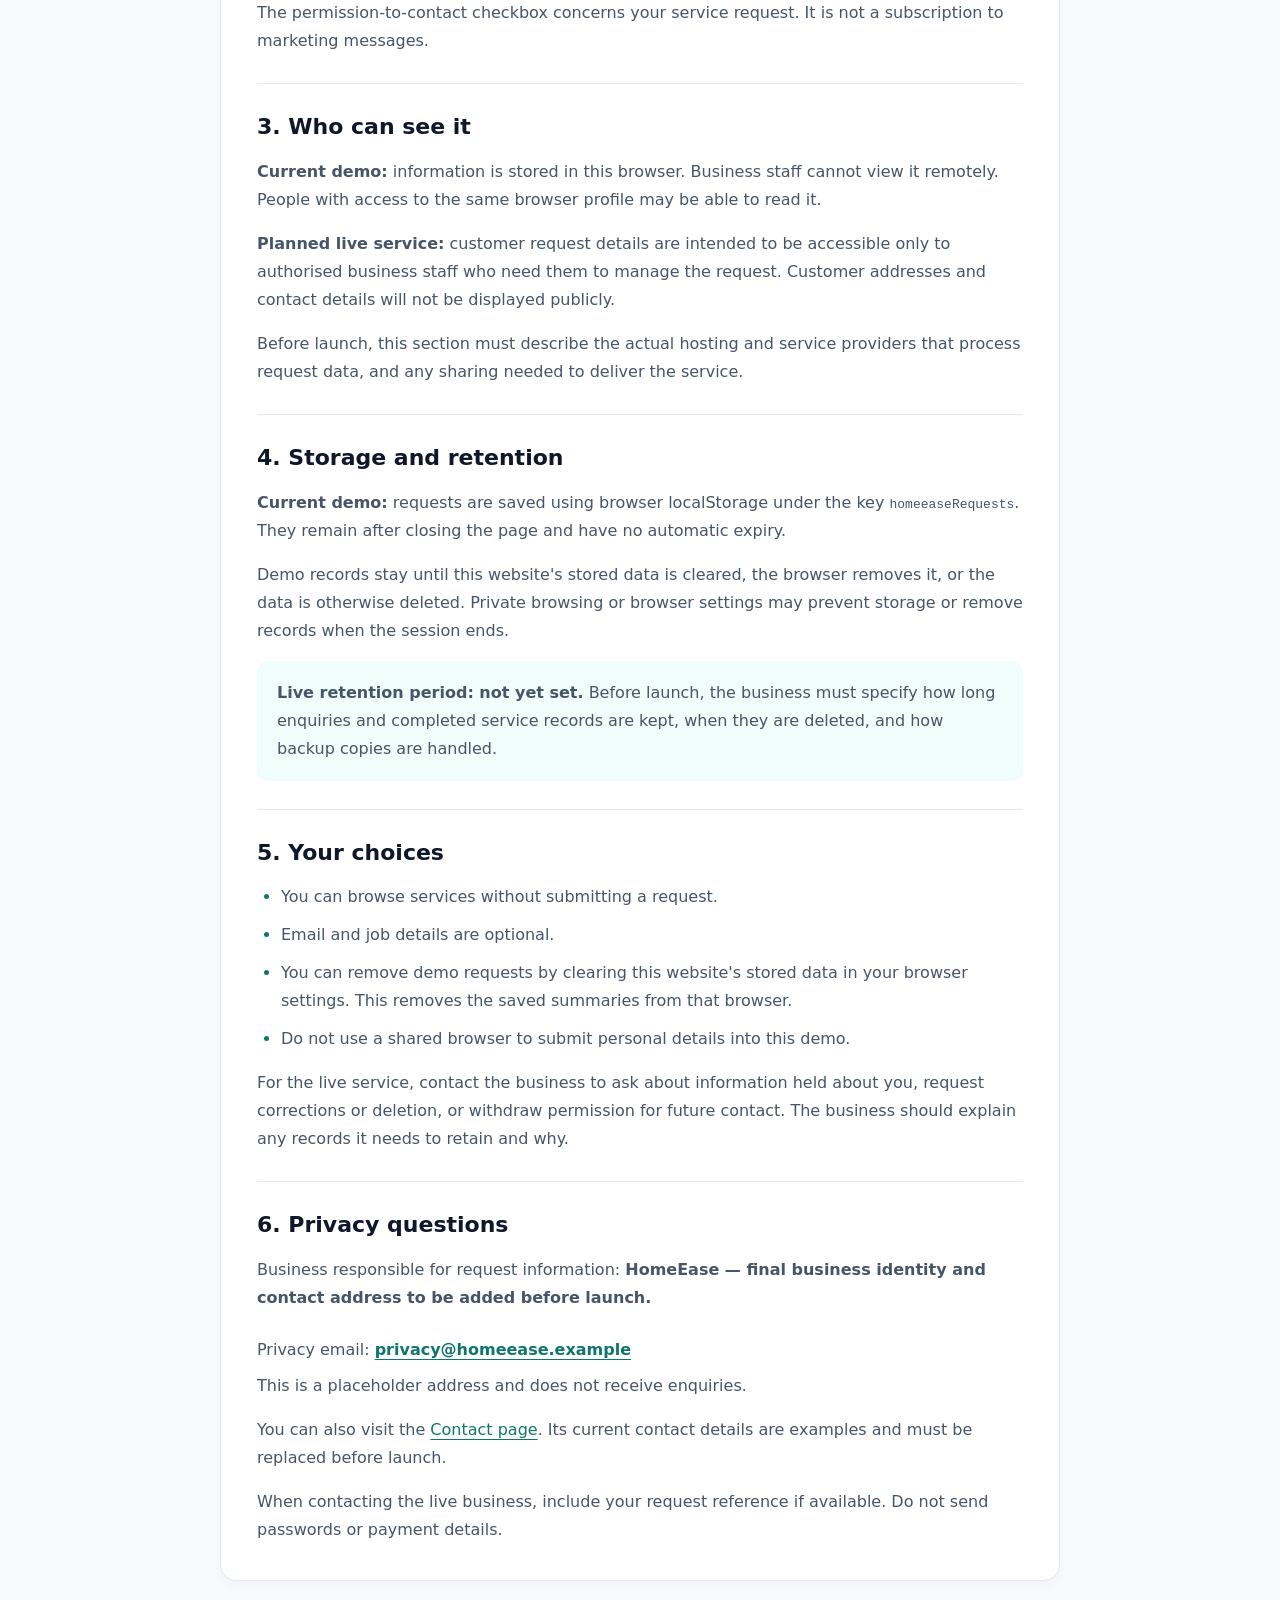
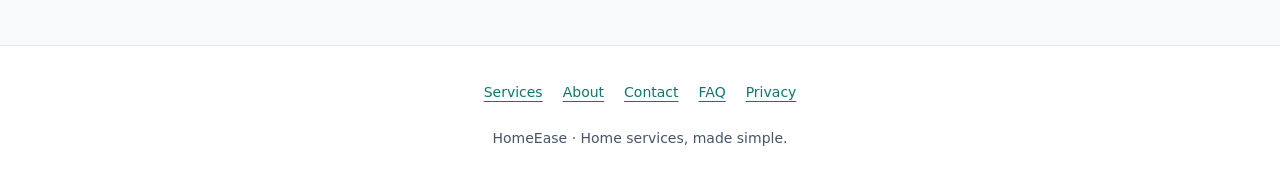
<file: privacy.html>
<!DOCTYPE html>
<html lang="en">
<head>
  <meta charset="UTF-8">
  <meta name="viewport" content="width=device-width, initial-scale=1.0">
  <meta name="description" content="Learn how HomeEase handles information provided through its service request form.">
  <title>Privacy | HomeEase</title>

  <style>
    :root {
      --primary: #0f766e;
      --primary-dark: #115e59;
      --text: #0f172a;
      --muted: #475569;
      --background: #f8fafc;
      --border: #e2e8f0;
    }

    * {
      box-sizing: border-box;
    }

    body {
      margin: 0;
      font-family: Inter, system-ui, -apple-system, BlinkMacSystemFont,
        "Segoe UI", sans-serif;
      color: var(--text);
      background: var(--background);
      line-height: 1.75;
    }

    a {
      color: var(--primary);
      text-underline-offset: 4px;
      overflow-wrap: anywhere;
    }

    a:focus-visible {
      outline: 3px solid var(--primary);
      outline-offset: 4px;
    }

    .container {
      width: min(1200px, calc(100% - 40px));
      margin-inline: auto;
    }

    .skip-link {
      position: absolute;
      top: -100px;
      left: 20px;
      padding: 12px 18px;
      background: white;
      z-index: 10;
    }

    .skip-link:focus {
      top: 12px;
    }

    .site-header {
      border-bottom: 1px solid var(--border);
      background: white;
    }

    .header-content {
      display: flex;
      flex-wrap: wrap;
      align-items: center;
      justify-content: space-between;
      gap: 12px 24px;
      min-height: 80px;
      padding-block: 12px;
    }

    .logo {
      color: var(--text);
      font-size: 26px;
      font-weight: 800;
      letter-spacing: -1px;
      text-decoration: none;
    }

    .logo span {
      color: var(--primary);
    }

    .navigation {
      display: flex;
      flex-wrap: wrap;
      align-items: center;
      gap: 8px 24px;
    }

    .navigation a {
      display: inline-flex;
      align-items: center;
      min-height: 44px;
      color: var(--muted);
      font-weight: 600;
      text-decoration: none;
    }

    .navigation a:hover {
      color: var(--primary);
    }

    .button,
    .navigation .button {
      display: inline-flex;
      align-items: center;
      justify-content: center;
      min-height: 48px;
      padding: 12px 20px;
      border-radius: 12px;
      background: var(--primary);
      color: white;
      font-weight: 700;
      text-align: center;
      text-decoration: none;
    }

    .button:hover,
    .navigation .button:hover {
      background: var(--primary-dark);
      color: white;
    }

    .hero {
      padding-block: 64px 32px;
      text-align: center;
    }

    .eyebrow {
      margin: 0 0 12px;
      color: var(--primary);
      font-size: 14px;
      font-weight: 700;
      letter-spacing: 2px;
      text-transform: uppercase;
    }

    h1 {
      margin: 0 0 16px;
      font-size: clamp(32px, 5vw, 48px);
      line-height: 1.15;
      letter-spacing: -1.5px;
    }

    .hero-description {
      max-width: 620px;
      margin: 0 auto;
      color: var(--muted);
      font-size: 18px;
    }

    .privacy-content {
      max-width: 840px;
      margin-inline: auto;
      padding-bottom: 64px;
    }

    .draft-notice {
      margin-bottom: 24px;
      padding: 18px 22px;
      border: 1px solid #fcd34d;
      border-radius: 12px;
      background: #fffbeb;
      color: #78350f;
      font-size: 14px;
    }

    .draft-notice p {
      margin: 0;
    }

    .privacy-card {
      padding: 36px;
      border: 1px solid var(--border);
      border-radius: 16px;
      background: white;
      box-shadow: 0 4px 12px rgb(15 23 42 / 3%);
    }

    .contents {
      padding-bottom: 28px;
      border-bottom: 1px solid var(--border);
    }

    .contents ol {
      display: grid;
      gap: 8px;
      margin: 0;
      padding-left: 24px;
    }

    h2 {
      margin: 0 0 16px;
      color: var(--text);
      font-size: 22px;
      line-height: 1.35;
    }

    .policy-section {
      padding-top: 28px;
      scroll-margin-top: 24px;
    }

    .policy-section + .policy-section {
      margin-top: 28px;
      border-top: 1px solid var(--border);
    }

    .policy-section p {
      margin: 0 0 16px;
      color: var(--muted);
    }

    .policy-section p:last-child {
      margin-bottom: 0;
    }

    .policy-section ul {
      margin: 0 0 16px;
      padding-left: 24px;
      color: var(--muted);
    }

    .policy-section li + li {
      margin-top: 10px;
    }

    .policy-section li::marker {
      color: var(--primary);
    }

    .highlight {
      padding: 18px 20px;
      border-radius: 12px;
      background: #f0fdfa;
    }

    .contact-link {
      display: inline-flex;
      align-items: center;
      min-height: 44px;
      padding-block: 8px;
      font-weight: 600;
    }

    .site-footer {
      padding: 24px 0;
      border-top: 1px solid var(--border);
      background: white;
      color: var(--muted);
      text-align: center;
      font-size: 14px;
    }

    .footer-links {
      display: flex;
      flex-wrap: wrap;
      justify-content: center;
      gap: 8px 20px;
      margin-bottom: 12px;
    }

    .footer-links a {
      display: inline-flex;
      align-items: center;
      min-height: 44px;
    }

    .site-footer p {
      margin: 0;
    }

    @media (max-width: 600px) {
      .container {
        width: calc(100% - 32px);
      }

      .header-content {
        min-height: 72px;
      }

      .logo {
        font-size: 23px;
      }

      .navigation {
        width: 100%;
        justify-content: space-between;
        gap: 8px 12px;
        font-size: 14px;
      }

      .navigation .button {
        width: 100%;
      }

      .hero {
        padding-block: 40px 28px;
      }

      .hero-description {
        font-size: 16px;
      }

      .privacy-card {
        padding: 24px;
      }

      .privacy-content {
        padding-bottom: 40px;
      }
    }
  </style>
</head>

<body>
  <a class="skip-link" href="#main-content">Skip to privacy information</a>

  <header class="site-header">
    <div class="container header-content">
      <!-- REPLACE WITH REAL BUSINESS INFO -->
      <a class="logo" href="index.html" aria-label="HomeEase home">
        Home<span>Ease</span>
      </a>

      <nav class="navigation" aria-label="Main navigation">
        <a href="services.html">Services</a>
        <a href="about.html">About</a>
        <a href="contact.html">Contact</a>
        <a class="button" href="request.html">Request a Service</a>
      </nav>
    </div>
  </header>

  <main id="main-content">
    <section class="hero container" aria-labelledby="page-heading">
      <p class="eyebrow">Your information</p>
      <h1 id="page-heading">Privacy</h1>
      <p class="hero-description">
        What the request form collects, how the demo stores it,
        and how information is intended to be handled when the
        business goes live.
      </p>
    </section>

    <div class="container">
      <div class="privacy-content">
        <aside class="draft-notice" aria-label="Draft privacy notice">
          <p>
            <strong>Demo and draft notice:</strong> Requests currently
            stay in your browser and are not sent to HomeEase.
            Use sample information. Business details, retention periods,
            and the live service arrangements must be completed before
            accepting real customer requests.
          </p>
        </aside>

        <article class="privacy-card" aria-label="Privacy information">
          <nav class="contents" aria-labelledby="contents-heading">
            <h2 id="contents-heading">On this page</h2>
            <ol>
              <li><a href="#information">Information the form collects</a></li>
              <li><a href="#purpose">Why it is needed</a></li>
              <li><a href="#access">Who can see it</a></li>
              <li><a href="#storage">Storage and retention</a></li>
              <li><a href="#choices">Your choices</a></li>
              <li><a href="#contact">Privacy questions</a></li>
            </ol>
          </nav>

          <section id="information" class="policy-section" aria-labelledby="information-heading">
            <h2 id="information-heading">1. Information the form collects</h2>
            <p>When you submit a service request, the form saves:</p>

            <ul>
              <li><strong>Full name:</strong> to identify your request.</li>
              <li><strong>Phone number:</strong> to discuss the request with you.</li>
              <li>
                <strong>Email address:</strong> optional, as another way
                to contact you.
              </li>
              <li>
                <strong>City or area and service address:</strong>
                to identify the service location.
              </li>
              <li>
                <strong>Selected service:</strong> its name and identifier.
              </li>
              <li>
                <strong>Preferred date and time window:</strong>
                to understand when you would like the work done.
              </li>
              <li>
                <strong>Job details:</strong> an optional description
                of up to 500 characters.
              </li>
              <li>
                <strong>Permission to contact:</strong> your checkbox
                selection and the time it was recorded.
              </li>
              <li>
                <strong>Request records:</strong> a reference number,
                creation time, request status, and demo-mode indicator.
              </li>
            </ul>

            <p>
              Do not include payment card details, passwords, identity
              documents, or other sensitive information in job details.
            </p>
          </section>

          <section id="purpose" class="policy-section" aria-labelledby="purpose-heading">
            <h2 id="purpose-heading">2. Why it is needed</h2>

            <p>
              In this demo, the information is used to save a sample
              request and display its summary. It is not sent to the
              business, and submitting it does not arrange an appointment.
            </p>

            <!-- REPLACE WITH REAL BUSINESS INFO -->
            <p>
              For the planned live service, request information will
              help the business understand the job, check coverage,
              discuss pricing, arrange a suitable appointment,
              and manage the enquiry.
            </p>

            <p>
              The permission-to-contact checkbox concerns your service
              request. It is not a subscription to marketing messages.
            </p>
          </section>

          <section id="access" class="policy-section" aria-labelledby="access-heading">
            <h2 id="access-heading">3. Who can see it</h2>

            <p>
              <strong>Current demo:</strong> information is stored in
              this browser. Business staff cannot view it remotely.
              People with access to the same browser profile may be
              able to read it.
            </p>

            <!-- REPLACE WITH REAL BUSINESS INFO -->
            <p>
              <strong>Planned live service:</strong> customer request
              details are intended to be accessible only to authorised
              business staff who need them to manage the request.
              Customer addresses and contact details will not be
              displayed publicly.
            </p>

            <!-- REPLACE WITH REAL BUSINESS INFO -->
            <p>
              Before launch, this section must describe the actual
              hosting and service providers that process request data,
              and any sharing needed to deliver the service.
            </p>
          </section>

          <section id="storage" class="policy-section" aria-labelledby="storage-heading">
            <h2 id="storage-heading">4. Storage and retention</h2>

            <p>
              <strong>Current demo:</strong> requests are saved using
              browser localStorage under the key
              <code>homeeaseRequests</code>. They remain after closing
              the page and have no automatic expiry.
            </p>

            <p>
              Demo records stay until this website's stored data is
              cleared, the browser removes it, or the data is otherwise
              deleted. Private browsing or browser settings may prevent
              storage or remove records when the session ends.
            </p>

            <!-- REPLACE WITH REAL BUSINESS INFO -->
            <div class="highlight">
              <p>
                <strong>Live retention period: not yet set.</strong>
                Before launch, the business must specify how long
                enquiries and completed service records are kept,
                when they are deleted, and how backup copies are handled.
              </p>
            </div>
          </section>

          <section id="choices" class="policy-section" aria-labelledby="choices-heading">
            <h2 id="choices-heading">5. Your choices</h2>

            <ul>
              <li>You can browse services without submitting a request.</li>
              <li>Email and job details are optional.</li>
              <li>
                You can remove demo requests by clearing this website's
                stored data in your browser settings. This removes the
                saved summaries from that browser.
              </li>
              <li>
                Do not use a shared browser to submit personal details
                into this demo.
              </li>
            </ul>

            <!-- REPLACE WITH REAL BUSINESS INFO -->
            <p>
              For the live service, contact the business to ask about
              information held about you, request corrections or
              deletion, or withdraw permission for future contact.
              The business should explain any records it needs to
              retain and why.
            </p>
          </section>

          <section id="contact" class="policy-section" aria-labelledby="contact-heading">
            <h2 id="contact-heading">6. Privacy questions</h2>

            <!-- REPLACE WITH REAL BUSINESS INFO -->
            <p>
              Business responsible for request information:
              <strong>HomeEase — final business identity and contact
              address to be added before launch.</strong>
            </p>

            <!-- REPLACE WITH REAL BUSINESS INFO -->
            <p>
              Privacy email:
              <a class="contact-link" href="mailto:privacy@homeease.example">
                privacy@homeease.example
              </a>
              <br>
              This is a placeholder address and does not receive enquiries.
            </p>

            <p>
              You can also visit the <a href="contact.html">Contact page</a>.
              Its current contact details are examples and must be
              replaced before launch.
            </p>

            <p>
              When contacting the live business, include your request
              reference if available. Do not send passwords or payment
              details.
            </p>
          </section>
        </article>
      </div>
    </div>
  </main>

  <footer class="site-footer">
    <div class="container">
      <nav class="footer-links" aria-label="Footer navigation">
        <a href="services.html">Services</a>
        <a href="about.html">About</a>
        <a href="contact.html">Contact</a>
        <a href="faq.html">FAQ</a>
        <a href="privacy.html" aria-current="page">Privacy</a>
      </nav>

      <!-- REPLACE WITH REAL BUSINESS INFO -->
      <p>HomeEase · Home services, made simple.</p>
    </div>
  </footer>
</body>
</html>
</file>
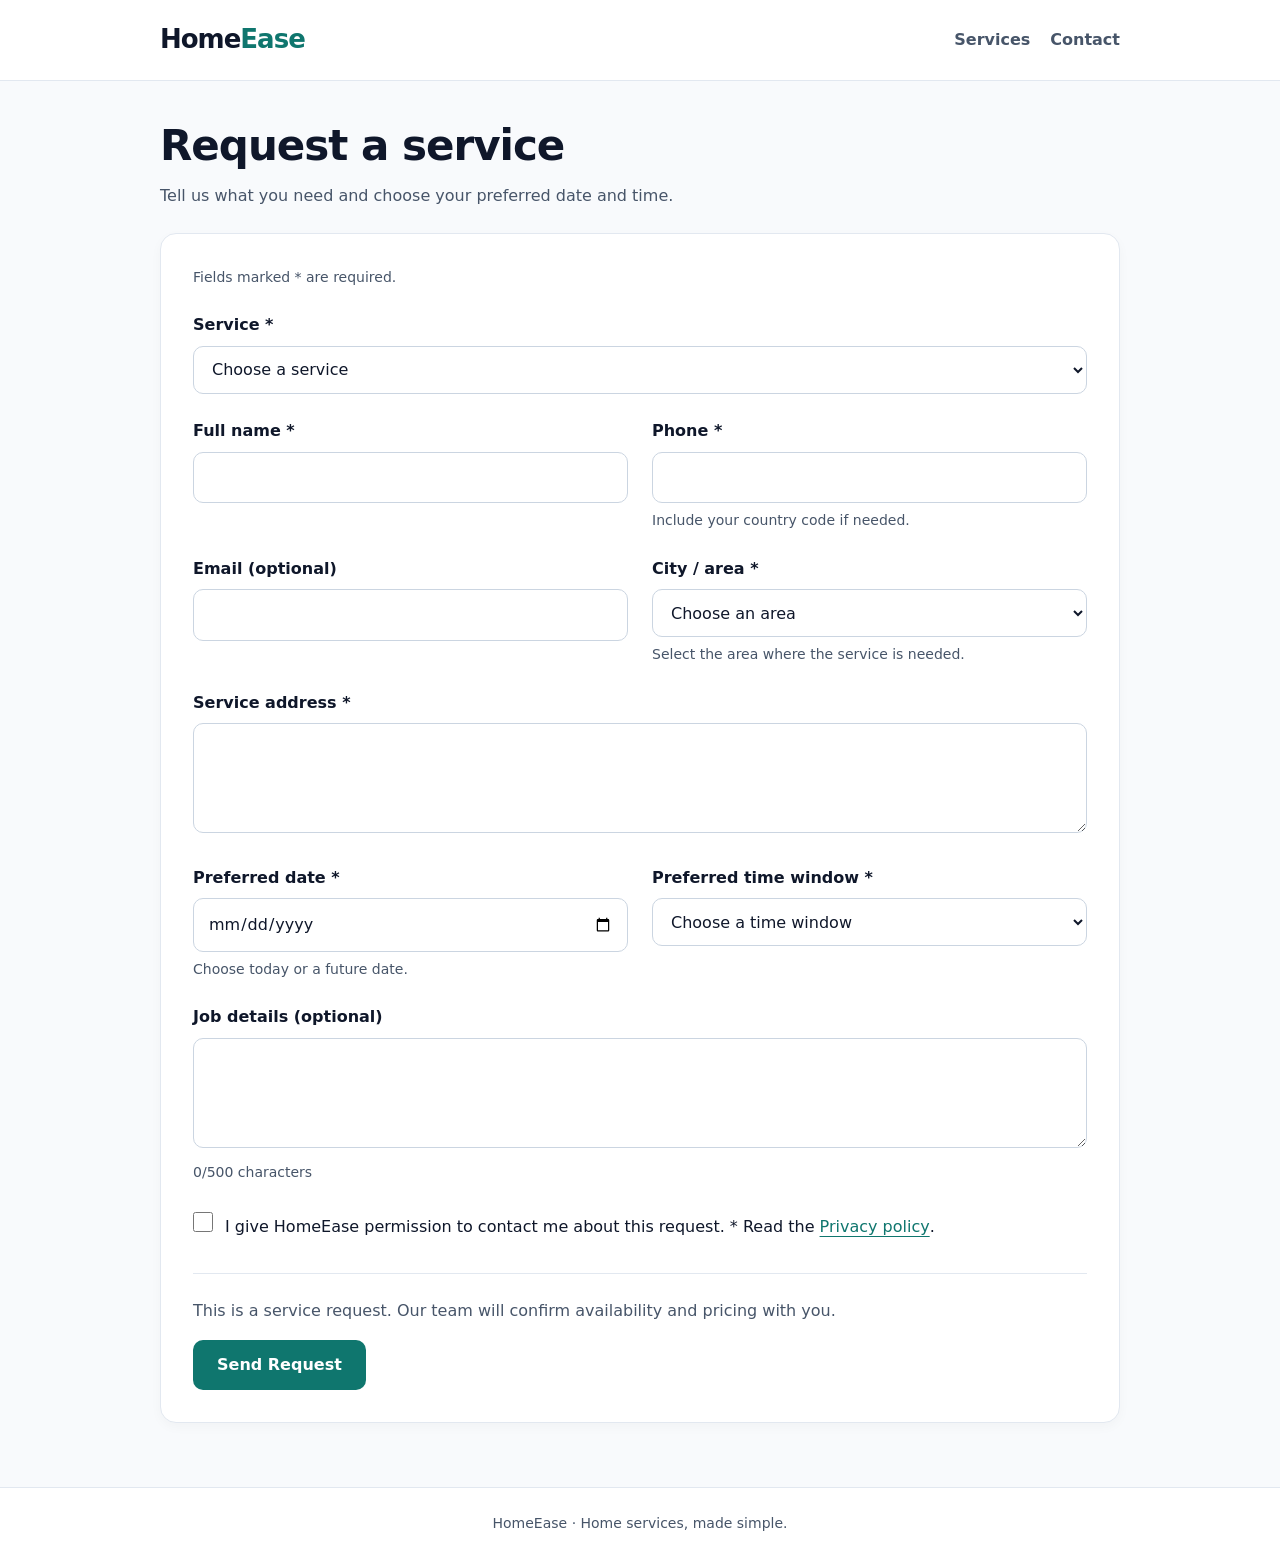
<file: request.html>
<!DOCTYPE html>
<html lang="en">
<head>
  <meta charset="UTF-8">
  <meta name="viewport" content="width=device-width, initial-scale=1.0">
  <meta name="description" content="Request a HomeEase home service.">
  <title>Request a Service | HomeEase</title>

  <style>
    :root {
      --primary: #0f766e;
      --primary-dark: #115e59;
      --text: #0f172a;
      --muted: #475569;
      --background: #f8fafc;
      --border: #cbd5e1;
      --error: #b91c1c;
    }

    * {
      box-sizing: border-box;
    }

    body {
      margin: 0;
      font-family: Inter, system-ui, -apple-system, BlinkMacSystemFont,
        "Segoe UI", sans-serif;
      color: var(--text);
      background: var(--background);
      line-height: 1.6;
    }

    a {
      color: var(--primary);
      text-underline-offset: 4px;
    }

    button,
    input,
    select,
    textarea {
      font: inherit;
    }

    :focus-visible {
      outline: 3px solid var(--primary);
      outline-offset: 3px;
    }

    .container {
      width: min(960px, calc(100% - 40px));
      margin-inline: auto;
    }

    .skip-link {
      position: absolute;
      top: -100px;
      left: 20px;
      padding: 12px;
      background: white;
      z-index: 10;
    }

    .skip-link:focus {
      top: 12px;
    }

    .site-header {
      border-bottom: 1px solid #e2e8f0;
      background: white;
    }

    .header-content {
      display: flex;
      align-items: center;
      justify-content: space-between;
      gap: 16px;
      min-height: 80px;
    }

    .logo {
      color: var(--text);
      font-size: 26px;
      font-weight: 800;
      letter-spacing: -1px;
      text-decoration: none;
    }

    .logo span {
      color: var(--primary);
    }

    nav {
      display: flex;
      gap: 20px;
    }

    nav a {
      display: inline-flex;
      align-items: center;
      min-height: 44px;
      color: var(--muted);
      font-weight: 600;
      text-decoration: none;
    }

    main {
      padding-block: 40px 64px;
    }

    h1 {
      margin: 0 0 12px;
      font-size: clamp(30px, 5vw, 42px);
      line-height: 1.2;
      letter-spacing: -1px;
    }

    .intro {
      margin: 0 0 24px;
      color: var(--muted);
    }

    form {
      padding: 32px;
      border: 1px solid #e2e8f0;
      border-radius: 16px;
      background: white;
      box-shadow: 0 4px 12px rgb(15 23 42 / 3%);
    }

    .required-note {
      margin: 0 0 24px;
      color: var(--muted);
      font-size: 14px;
    }

    .form-grid {
      display: grid;
      grid-template-columns: repeat(2, minmax(0, 1fr));
      gap: 24px;
    }

    .field {
      min-width: 0;
    }

    .full-width {
      grid-column: 1 / -1;
    }

    label {
      display: block;
      margin-bottom: 8px;
      font-weight: 600;
    }

    input:not([type="checkbox"]),
    select,
    textarea {
      width: 100%;
      min-height: 48px;
      padding: 12px 14px;
      border: 1px solid var(--border);
      border-radius: 10px;
      background: white;
      color: var(--text);
    }

    textarea {
      min-height: 110px;
      resize: vertical;
    }

    input[aria-invalid="true"],
    select[aria-invalid="true"],
    textarea[aria-invalid="true"] {
      border-color: var(--error);
    }

    .hint {
      margin: 6px 0 0;
      color: var(--muted);
      font-size: 14px;
    }

    .error {
      margin: 6px 0 0;
      color: var(--error);
      font-size: 14px;
      font-weight: 600;
    }

    .error:empty {
      display: none;
    }

    .checkbox-row {
      display: flex;
      align-items: flex-start;
      gap: 12px;
    }

    .checkbox-row input {
      flex-shrink: 0;
      width: 20px;
      height: 20px;
      margin: 4px 0 0;
      accent-color: var(--primary);
    }

    .checkbox-row label {
      margin: 0;
      font-weight: 400;
    }

    .checkbox-row label a {
      display: inline-block;
      padding-block: 6px;
    }

    .submit-area {
      margin-top: 28px;
      padding-top: 24px;
      border-top: 1px solid #e2e8f0;
    }

    .submit-note {
      margin: 0 0 16px;
      color: var(--muted);
    }

    button {
      min-height: 48px;
      padding: 12px 24px;
      border: 0;
      border-radius: 10px;
      background: var(--primary);
      color: white;
      font-weight: 700;
      cursor: pointer;
    }

    button:hover {
      background: var(--primary-dark);
    }

    button:disabled {
      opacity: 0.65;
      cursor: not-allowed;
    }

    .form-message {
      margin: 0 0 16px;
      padding: 12px 16px;
      border: 1px solid #fecaca;
      border-radius: 10px;
      background: #fef2f2;
      color: var(--error);
    }

    .site-footer {
      padding: 24px 0;
      border-top: 1px solid #e2e8f0;
      background: white;
      color: var(--muted);
      text-align: center;
      font-size: 14px;
    }

    .site-footer p {
      margin: 0;
    }

    [hidden] {
      display: none !important;
    }

    @media (max-width: 600px) {
      .container {
        width: calc(100% - 32px);
      }

      .header-content {
        min-height: 72px;
      }

      .logo {
        font-size: 23px;
      }

      nav {
        gap: 14px;
        font-size: 14px;
      }

      form {
        padding: 24px;
      }

      .form-grid {
        grid-template-columns: 1fr;
      }

      button {
        width: 100%;
      }
    }
  </style>

  <script src="js/services-data.js" defer></script>
</head>

<body>
  <a class="skip-link" href="#main-content">Skip to request form</a>

  <header class="site-header">
    <div class="container header-content">
      <a class="logo" href="index.html" aria-label="HomeEase home">
        Home<span>Ease</span>
      </a>

      <nav aria-label="Main navigation">
        <a href="services.html">Services</a>
        <a href="contact.html">Contact</a>
      </nav>
    </div>
  </header>

  <main id="main-content" class="container">
    <h1>Request a service</h1>
    <p class="intro">
      Tell us what you need and choose your preferred date and time.
    </p>

    <noscript>
      <p>Enable JavaScript to use the service request form.</p>
    </noscript>

    <form id="request-form" novalidate>
      <p class="required-note">Fields marked * are required.</p>

      <div
        id="form-message"
        class="form-message"
        role="alert"
        tabindex="-1"
        hidden
      ></div>

      <div class="form-grid">
        <div class="field full-width">
          <label for="service">Service *</label>
          <select
            id="service"
            name="service"
            required
            aria-describedby="service-error"
          >
            <option value="">Choose a service</option>
          </select>
          <p id="service-error" class="error"></p>
        </div>

        <div class="field">
          <label for="full-name">Full name *</label>
          <input
            id="full-name"
            name="name"
            type="text"
            autocomplete="name"
            maxlength="120"
            required
            aria-describedby="full-name-error"
          >
          <p id="full-name-error" class="error"></p>
        </div>

        <div class="field">
          <label for="phone">Phone *</label>
          <input
            id="phone"
            name="phone"
            type="tel"
            autocomplete="tel"
            maxlength="30"
            required
            aria-describedby="phone-hint phone-error"
          >
          <p id="phone-hint" class="hint">
            Include your country code if needed.
          </p>
          <p id="phone-error" class="error"></p>
        </div>

        <div class="field">
          <label for="email">Email (optional)</label>
          <input
            id="email"
            name="email"
            type="email"
            autocomplete="email"
            maxlength="254"
            aria-describedby="email-error"
          >
          <p id="email-error" class="error"></p>
        </div>

        <div class="field">
          <label for="area">City / area *</label>
          <select
            id="area"
            name="city"
            required
            aria-describedby="area-hint area-error"
          >
            <option value="">Choose an area</option>
            <!-- REPLACE WITH REAL BUSINESS INFO -->
            <option value="demo-central">Central Area (demo)</option>
            <!-- REPLACE WITH REAL BUSINESS INFO -->
            <option value="demo-north">North Area (demo)</option>
            <!-- REPLACE WITH REAL BUSINESS INFO -->
            <option value="demo-south">South Area (demo)</option>
          </select>
          <p id="area-hint" class="hint">
            Select the area where the service is needed.
          </p>
          <p id="area-error" class="error"></p>
        </div>

        <div class="field full-width">
          <label for="address">Service address *</label>
          <textarea
            id="address"
            name="address"
            autocomplete="street-address"
            maxlength="500"
            required
            aria-describedby="address-error"
          ></textarea>
          <p id="address-error" class="error"></p>
        </div>

        <div class="field">
          <label for="preferred-date">Preferred date *</label>
          <input
            id="preferred-date"
            name="date"
            type="date"
            required
            aria-describedby="preferred-date-hint preferred-date-error"
          >
          <p id="preferred-date-hint" class="hint">
            Choose today or a future date.
          </p>
          <p id="preferred-date-error" class="error"></p>
        </div>

        <div class="field">
          <label for="time-window">Preferred time window *</label>
          <select
            id="time-window"
            name="time_window"
            required
            aria-describedby="time-window-error"
          >
            <option value="">Choose a time window</option>
            <option value="Morning">Morning</option>
            <option value="Afternoon">Afternoon</option>
            <option value="Evening">Evening</option>
          </select>
          <p id="time-window-error" class="error"></p>
        </div>

        <div class="field full-width">
          <label for="job-details">Job details (optional)</label>
          <textarea
            id="job-details"
            name="details"
            maxlength="500"
            aria-describedby="job-details-hint job-details-error"
          ></textarea>
          <p id="job-details-hint" class="hint">
            <span id="character-count">0</span>/500 characters
          </p>
          <p id="job-details-error" class="error"></p>
        </div>

        <div class="field full-width">
          <div class="checkbox-row">
            <input
              id="permission"
              name="permission"
              type="checkbox"
              required
              aria-describedby="permission-error"
            >
            <label for="permission">
              I give HomeEase permission to contact me about this request. *
              Read the <a href="privacy.html">Privacy policy</a>.
            </label>
          </div>
          <p id="permission-error" class="error"></p>
        </div>
      </div>

      <div class="submit-area">
        <p class="submit-note">
          This is a service request. Our team will confirm availability
          and pricing with you.
        </p>
        <button id="submit-button" type="submit" disabled>
          Send Request
        </button>
      </div>
    </form>
  </main>

  <footer class="site-footer">
    <div class="container">
      <p>HomeEase · Home services, made simple.</p>
    </div>
  </footer>

  <script>
    document.addEventListener("DOMContentLoaded", () => {
      const form = document.getElementById("request-form");
      const submitButton = document.getElementById("submit-button");
      const formMessage = document.getElementById("form-message");
      const characterCount = document.getElementById("character-count");

      const fields = {
        service: document.getElementById("service"),
        fullName: document.getElementById("full-name"),
        phone: document.getElementById("phone"),
        email: document.getElementById("email"),
        area: document.getElementById("area"),
        address: document.getElementById("address"),
        preferredDate: document.getElementById("preferred-date"),
        timeWindow: document.getElementById("time-window"),
        jobDetails: document.getElementById("job-details"),
        permission: document.getElementById("permission")
      };

      const STORAGE_KEY = "homeeaseRequests";
      let submitting = false;
      let submitted = false;
      let pendingConfirmation = null;

      function showFormMessage(message, focus = false) {
        formMessage.textContent = message;
        formMessage.hidden = !message;

        if (message && focus) {
          formMessage.focus();
        }
      }

      function localDateString(date = new Date()) {
        const year = String(date.getFullYear()).padStart(4, "0");
        const month = String(date.getMonth() + 1).padStart(2, "0");
        const day = String(date.getDate()).padStart(2, "0");
        return `${year}-${month}-${day}`;
      }

      // Browser validation uses the visitor's local date.
      // The server must also validate dates using the business timezone.
      function updateMinimumDate() {
        fields.preferredDate.min = localDateString();
      }

      updateMinimumDate();
      window.addEventListener("focus", updateMinimumDate);

      if (typeof services === "undefined" || !Array.isArray(services)) {
        showFormMessage(
          "Services could not be loaded. Please refresh the page."
        );
        fields.service.disabled = true;
        return;
      }

      const activeServices = services.filter(
        (service) =>
          service &&
          service.active === true &&
          typeof service.slug === "string" &&
          service.slug.trim() &&
          typeof service.name === "string" &&
          service.name.trim()
      );

      if (!activeServices.length) {
        showFormMessage(
          "No services are available right now. Please contact us for help."
        );
        fields.service.disabled = true;
        return;
      }

      activeServices.forEach((service) => {
        const option = document.createElement("option");
        option.value = service.slug;
        option.textContent = service.name;
        fields.service.append(option);
      });

      const requestedSlug = new URLSearchParams(
        window.location.search
      ).get("service");

      if (activeServices.some((service) => service.slug === requestedSlug)) {
        fields.service.value = requestedSlug;
      }

      submitButton.disabled = false;

      function setError(field, message) {
        document.getElementById(`${field.id}-error`).textContent = message;

        if (message) {
          field.setAttribute("aria-invalid", "true");
        } else {
          field.removeAttribute("aria-invalid");
        }

        return !message;
      }

      function validDate(value) {
        if (!/^\d{4}-\d{2}-\d{2}$/.test(value)) return false;

        const [year, month, day] = value.split("-").map(Number);
        const date = new Date(0);
        date.setHours(0, 0, 0, 0);
        date.setFullYear(year, month - 1, day);

        return (
          date.getFullYear() === year &&
          date.getMonth() === month - 1 &&
          date.getDate() === day
        );
      }

      function validateField(field) {
        const value = field.value.trim();
        let error = "";

        switch (field.id) {
          case "service":
            if (!activeServices.some((service) => service.slug === value)) {
              error = "Please choose an available service.";
            }
            break;

          case "full-name":
            if (!value) {
              error = "Please enter your full name.";
            } else if (value.length > 120) {
              error = "Please use 120 characters or fewer.";
            }
            break;

          case "phone": {
            const digitCount = value.replace(/\D/g, "").length;

            if (!value) {
              error = "Please enter your phone number.";
            } else if (
              !/^\+?[\d\s().-]+$/.test(value) ||
              digitCount < 7 ||
              digitCount > 15
            ) {
              error = "Enter a phone number with 7–15 digits.";
            }
            break;
          }

          case "email":
            field.value = value;

            if (
              value &&
              (field.validity.typeMismatch || value.length > 254)
            ) {
              error = "Please enter a valid email address.";
            }
            break;

          case "area":
            if (
              !value ||
              !Array.from(field.options).some(
                (option) => option.value === value && !option.disabled
              )
            ) {
              error = "Please choose your city or area.";
            }
            break;

          case "address":
            if (!value) {
              error = "Please enter the service address.";
            } else if (value.length > 500) {
              error = "Please use 500 characters or fewer.";
            }
            break;

          case "preferred-date":
            if (!value) {
              error = "Please choose a preferred date.";
            } else if (!validDate(value)) {
              error = "Please choose a valid date.";
            } else if (value < localDateString()) {
              error = "Please choose today or a future date.";
            }
            break;

          case "time-window":
            if (!["Morning", "Afternoon", "Evening"].includes(value)) {
              error = "Please choose a preferred time window.";
            }
            break;

          case "job-details":
            if (field.value.length > 500) {
              error = "Job details must be 500 characters or fewer.";
            }
            break;

          case "permission":
            if (!field.checked) {
              error = "Please give permission to contact you about this request.";
            }
            break;
        }

        return setError(field, error);
      }

      Object.values(fields).forEach((field) => {
        field.addEventListener("blur", () => validateField(field));

        const eventName =
          field.tagName === "SELECT" || field.type === "checkbox"
            ? "change"
            : "input";

        field.addEventListener(eventName, () => {
          if (field.getAttribute("aria-invalid") === "true") {
            validateField(field);
          }
        });
      });

      fields.jobDetails.addEventListener("input", () => {
        characterCount.textContent = fields.jobDetails.value.length;
      });

      function saveConfirmation(request) {
        const savedValue = localStorage.getItem(STORAGE_KEY);
        const existingRequests =
          savedValue === null ? [] : JSON.parse(savedValue);

        if (
          !Array.isArray(existingRequests) ||
          existingRequests.some(
            (item) => !item || typeof item !== "object"
          )
        ) {
          throw new Error("Stored request data is invalid.");
        }

        const index = existingRequests.findIndex(
          (item) => item.reference === request.reference
        );

        if (index === -1) {
          existingRequests.push(request);
        } else {
          existingRequests[index] = request;
        }

        localStorage.setItem(
          STORAGE_KEY,
          JSON.stringify(existingRequests)
        );
      }

      form.addEventListener("submit", async (event) => {
        event.preventDefault();

        if (submitting || submitted) return;

        showFormMessage("");

        // If the server already accepted the request, retry only the
        // local confirmation save instead of creating another request.
        if (!pendingConfirmation) {
          updateMinimumDate();
          let firstInvalidField = null;

          Object.values(fields).forEach((field) => {
            if (!validateField(field) && !firstInvalidField) {
              firstInvalidField = field;
            }
          });

          if (firstInvalidField) {
            showFormMessage("Please check the highlighted fields.");
            firstInvalidField.focus();
            return;
          }
        }

        submitting = true;
        submitButton.disabled = true;
        submitButton.textContent = "Sending request…";
        form.setAttribute("aria-busy", "true");

        try {
          if (!pendingConfirmation) {
            const selectedService = activeServices.find(
              (service) => service.slug === fields.service.value
            );

            // Send exactly these nine keys to the server.
            const payload = {
              service: selectedService.slug,
              name: fields.fullName.value.trim(),
              phone: fields.phone.value.trim(),
              email: fields.email.value.trim(),
              city: fields.area.value,
              address: fields.address.value.trim(),
              date: fields.preferredDate.value,
              time_window: fields.timeWindow.value,
              details: fields.jobDetails.value.trim()
            };

            const areaName = fields.area.selectedOptions[0].textContent;
            const timestamp = new Date().toISOString();

            const response = await fetch("/api/request", {
              method: "POST",
              headers: {
                "Content-Type": "application/json",
                "Accept": "application/json"
              },
              body: JSON.stringify(payload)
            });

            if (!response.ok) {
              throw new Error("The server rejected the request.");
            }

            const result = await response.json();

            if (
              !result ||
              typeof result.reference !== "string" ||
              !result.reference.trim()
            ) {
              throw new Error("The server response is missing a reference.");
            }

            pendingConfirmation = {
              reference: result.reference.trim(),
              serviceSlug: payload.service,
              serviceName: selectedService.name,
              fullName: payload.name,
              phone: payload.phone,
              email: payload.email,
              area: payload.city,
              areaName,
              address: payload.address,
              preferredDate: payload.date,
              timeWindow: payload.time_window,
              jobDetails: payload.details,
              permissionToContact: true,
              consentTimestamp: timestamp,
              createdAt: timestamp,
              status: "New",

              // Legacy compatibility: the existing success.html requires
              // demoMode === true to find a saved request. The POST above
              // is real. That unchanged page still displays demo wording.
              demoMode: true
            };

            // Prevent edits while retrying a failed confirmation save.
            Object.values(fields).forEach((field) => {
              field.disabled = true;
            });
          }

          submitButton.textContent = "Saving confirmation…";
          saveConfirmation(pendingConfirmation);

          window.location.assign(
            `success.html?reference=${encodeURIComponent(
              pendingConfirmation.reference
            )}`
          );

          submitted = true;
          submitButton.textContent = "Request received";
        } catch (error) {
          if (pendingConfirmation) {
            showFormMessage(
              `Your request was received. Reference: ${
                pendingConfirmation.reference
              }. We couldn't save the confirmation in this browser. ` +
              "Allow browser storage, then select Retry Confirmation. " +
              "This will not send another request.",
              true
            );
          } else {
            showFormMessage(
              "Something went wrong, please try again.",
              true
            );
          }
        } finally {
          submitting = false;
          form.removeAttribute("aria-busy");

          if (!submitted) {
            submitButton.disabled = false;
            submitButton.textContent = pendingConfirmation
              ? "Retry Confirmation"
              : "Send Request";
          }
        }
      });
    });
  </script>
</body>
</html>
</file>
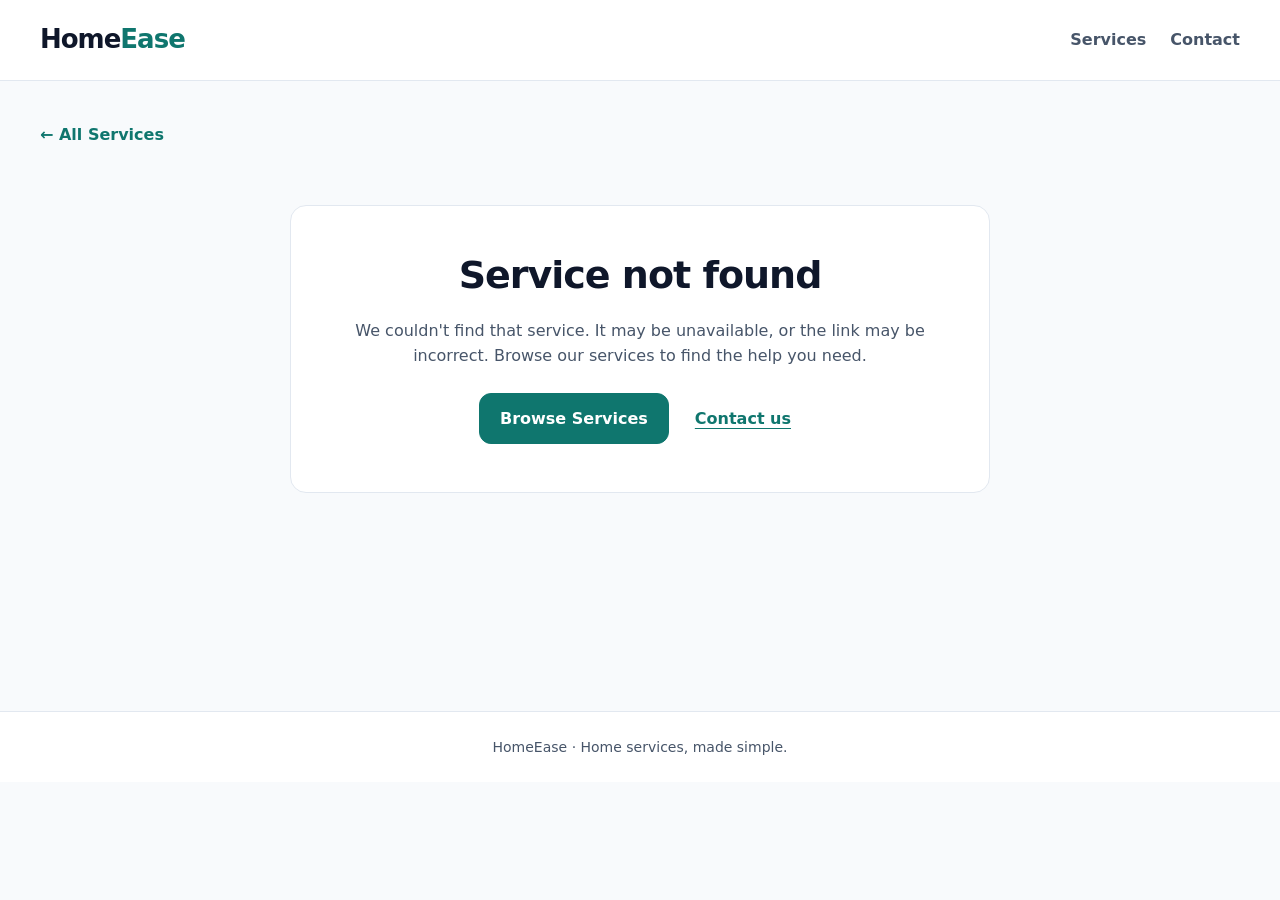
<file: service.html>
<!DOCTYPE html>
<html lang="en">
<head>
  <meta charset="UTF-8">
  <meta name="viewport" content="width=device-width, initial-scale=1.0">
  <meta name="description" content="Explore HomeEase service details and request a quote.">
  <title>Service Details | HomeEase</title>

  <style>
    :root {
      --primary: #0f766e;
      --primary-dark: #115e59;
      --text: #0f172a;
      --muted: #475569;
      --background: #f8fafc;
      --border: #e2e8f0;
    }

    * {
      box-sizing: border-box;
    }

    body {
      margin: 0;
      font-family: Inter, system-ui, -apple-system, BlinkMacSystemFont,
        "Segoe UI", sans-serif;
      color: var(--text);
      background: var(--background);
      line-height: 1.6;
    }

    a {
      color: var(--primary);
      text-underline-offset: 4px;
    }

    a:focus-visible {
      outline: 3px solid var(--primary);
      outline-offset: 4px;
    }

    .container {
      width: min(1200px, calc(100% - 40px));
      margin-inline: auto;
    }

    .skip-link {
      position: absolute;
      top: -100px;
      left: 20px;
      padding: 12px 18px;
      background: white;
      z-index: 10;
    }

    .skip-link:focus {
      top: 12px;
    }

    .site-header {
      border-bottom: 1px solid var(--border);
      background: white;
    }

    .header-content {
      display: flex;
      align-items: center;
      justify-content: space-between;
      gap: 20px;
      min-height: 80px;
    }

    .logo {
      color: var(--text);
      font-size: 26px;
      font-weight: 800;
      letter-spacing: -1px;
      text-decoration: none;
    }

    .logo span {
      color: var(--primary);
    }

    .navigation {
      display: flex;
      gap: 24px;
    }

    .navigation a {
      display: inline-flex;
      align-items: center;
      min-height: 44px;
      color: var(--muted);
      font-weight: 600;
      text-decoration: none;
    }

    .navigation a:hover {
      color: var(--primary);
    }

    main {
      min-height: 70vh;
      padding-block: 32px 64px;
    }

    .back-link {
      display: inline-flex;
      align-items: center;
      min-height: 44px;
      margin-bottom: 24px;
      font-weight: 600;
      text-decoration: none;
    }

    .service-layout {
      display: grid;
      grid-template-columns: minmax(0, 1fr) 320px;
      align-items: start;
      gap: 32px;
    }

    .service-content {
      min-width: 0;
    }

    .category {
      display: inline-block;
      margin: 0 0 16px;
      padding: 6px 14px;
      border-radius: 999px;
      background: #ccfbf1;
      color: var(--primary-dark);
      font-size: 14px;
      font-weight: 700;
    }

    h1 {
      margin: 0 0 20px;
      font-size: clamp(32px, 5vw, 48px);
      line-height: 1.15;
      letter-spacing: -1px;
      overflow-wrap: anywhere;
    }

    .description {
      margin: 0 0 32px;
      color: var(--muted);
      font-size: 18px;
      white-space: pre-line;
    }

    .detail-panel,
    .request-panel {
      padding: 28px;
      border: 1px solid var(--border);
      border-radius: 16px;
      background: white;
      box-shadow: 0 4px 12px rgb(15 23 42 / 3%);
    }

    .detail-panel + .detail-panel {
      margin-top: 24px;
    }

    h2 {
      margin: 0 0 16px;
      font-size: 22px;
      line-height: 1.3;
    }

    .task-list {
      margin: 0;
      padding-left: 22px;
      color: var(--muted);
    }

    .task-list li {
      padding-left: 4px;
      overflow-wrap: anywhere;
    }

    .task-list li + li {
      margin-top: 10px;
    }

    .task-list li::marker {
      color: var(--primary);
    }

    .request-panel {
      position: sticky;
      top: 24px;
    }

    .pricing-label {
      margin: 0 0 8px;
      color: var(--muted);
      font-size: 14px;
      font-weight: 600;
    }

    .pricing {
      margin: 0 0 16px;
      font-size: 26px;
      font-weight: 800;
      line-height: 1.3;
      overflow-wrap: anywhere;
    }

    .request-note {
      margin: 0 0 24px;
      color: var(--muted);
      font-size: 14px;
    }

    .button {
      display: inline-flex;
      align-items: center;
      justify-content: center;
      min-height: 48px;
      padding: 12px 20px;
      border: 1px solid var(--primary);
      border-radius: 12px;
      background: var(--primary);
      color: white;
      font-weight: 700;
      text-align: center;
      text-decoration: none;
    }

    .button:hover {
      border-color: var(--primary-dark);
      background: var(--primary-dark);
    }

    .request-panel .button {
      width: 100%;
    }

    .contact-link {
      display: block;
      width: fit-content;
      min-height: 44px;
      margin: 12px auto 0;
      padding: 10px 0;
      font-size: 14px;
      font-weight: 600;
    }

    .message-panel {
      max-width: 700px;
      margin: 24px auto;
      padding: 48px 28px;
      border: 1px solid var(--border);
      border-radius: 16px;
      background: white;
      text-align: center;
    }

    .message-panel h1 {
      font-size: clamp(28px, 5vw, 38px);
    }

    .message-panel p {
      margin: 0 0 24px;
      color: var(--muted);
    }

    .message-actions {
      display: flex;
      flex-wrap: wrap;
      align-items: center;
      justify-content: center;
      gap: 16px;
    }

    .message-actions > a:not(.button) {
      display: inline-flex;
      align-items: center;
      min-height: 44px;
      padding: 10px;
      font-weight: 600;
    }

    .site-footer {
      padding: 24px 0;
      border-top: 1px solid var(--border);
      background: white;
      color: var(--muted);
      text-align: center;
      font-size: 14px;
    }

    .site-footer p {
      margin: 0;
    }

    [hidden] {
      display: none !important;
    }

    @media (max-width: 850px) {
      .service-layout {
        grid-template-columns: 1fr;
      }

      .request-panel {
        position: static;
      }
    }

    @media (max-width: 600px) {
      .container {
        width: calc(100% - 32px);
      }

      .header-content {
        min-height: 72px;
        gap: 12px;
      }

      .logo {
        font-size: 23px;
      }

      .navigation {
        gap: 14px;
        font-size: 14px;
      }

      main {
        padding-block: 24px 40px;
      }

      .description {
        font-size: 16px;
      }

      .detail-panel,
      .request-panel {
        padding: 24px;
      }
    }
  </style>

<script src="js/services-data.js"></script>
</head>

<body>
  <a class="skip-link" href="#main-content">Skip to service details</a>

  <header class="site-header">
    <div class="container header-content">
      <a class="logo" href="index.html" aria-label="HomeEase home">
        Home<span>Ease</span>
      </a>

      <nav class="navigation" aria-label="Main navigation">
        <a href="services.html">Services</a>
        <a href="contact.html">Contact</a>
      </nav>
    </div>
  </header>

  <main id="main-content" class="container">
    <a class="back-link" href="services.html">
      <span aria-hidden="true">←&nbsp;</span> All Services
    </a>

    <article id="service-details" class="service-layout" hidden>
      <div class="service-content">
        <p id="service-category" class="category"></p>
        <h1 id="service-name"></h1>
        <p id="service-description" class="description"></p>

        <section class="detail-panel" aria-labelledby="included-heading">
          <h2 id="included-heading">Included work</h2>
          <ul id="included-tasks" class="task-list"></ul>
        </section>

        <section class="detail-panel" aria-labelledby="exclusions-heading">
          <h2 id="exclusions-heading">Exclusions</h2>
          <ul id="exclusions" class="task-list"></ul>
        </section>
      </div>

      <aside class="request-panel" aria-label="Pricing and service request">
        <p class="pricing-label">Pricing</p>
        <p id="service-pricing" class="pricing"></p>
        <p class="request-note">
          Our team will confirm the scope, availability, and final pricing
          before work starts.
        </p>
        <a id="request-link" class="button">Request This Service</a>
        <a class="contact-link" href="contact.html">Have a question? Contact us</a>
      </aside>
    </article>

    <section id="not-found" class="message-panel" aria-labelledby="not-found-heading" hidden>
      <h1 id="not-found-heading">Service not found</h1>
      <p>
        We couldn't find that service. It may be unavailable, or the link
        may be incorrect. Browse our services to find the help you need.
      </p>
      <div class="message-actions">
        <a class="button" href="services.html">Browse Services</a>
        <a href="contact.html">Contact us</a>
      </div>
    </section>

    <section id="load-error" class="message-panel" aria-labelledby="load-error-heading" hidden>
      <h1 id="load-error-heading">We couldn't load the service details</h1>
      <p>Please refresh the page or contact us for help.</p>
      <div class="message-actions">
        <a class="button" href="services.html">Browse Services</a>
        <a href="contact.html">Contact us</a>
      </div>
    </section>

    <noscript>
      <div class="message-panel">
        <h1>View service details</h1>
        <p>Please enable JavaScript to view this service.</p>
        <a href="contact.html">Contact us for help</a>
      </div>
    </noscript>
  </main>

  <footer class="site-footer">
    <div class="container">
      <p>HomeEase · Home services, made simple.</p>
    </div>
  </footer>

  <script>
    document.addEventListener("DOMContentLoaded", () => {
      const details = document.getElementById("service-details");
      const notFound = document.getElementById("not-found");
      const loadError = document.getElementById("load-error");
      const metaDescription = document.querySelector(
        'meta[name="description"]'
      );

      function textOrFallback(value, fallback) {
        return typeof value === "string" && value.trim()
          ? value.trim()
          : fallback;
      }

      function renderList(elementId, value, fallback) {
        const list = document.getElementById(elementId);
        const items = Array.isArray(value)
          ? value
              .filter((item) => typeof item === "string" && item.trim())
              .map((item) => item.trim())
          : [];

        const fragment = document.createDocumentFragment();

        (items.length ? items : [fallback]).forEach((text) => {
          const item = document.createElement("li");
          item.textContent = text;
          fragment.append(item);
        });

        list.replaceChildren(fragment);
      }

      const parameters = new URLSearchParams(window.location.search);
      const requestedSlug = (parameters.get("service") || "").trim();

      if (!requestedSlug) {
        document.title = "Service Not Found | HomeEase";
        notFound.hidden = false;
        return;
      }

      if (typeof services === "undefined" || !Array.isArray(services)) {
        document.title = "Service Unavailable | HomeEase";
        loadError.hidden = false;
        return;
      }

      const service = services.find(
        (item) =>
          item &&
          typeof item === "object" &&
          item.slug === requestedSlug &&
          item.active === true
      );

      if (!service) {
        document.title = "Service Not Found | HomeEase";
        notFound.hidden = false;
        return;
      }

      const name = textOrFallback(service.name, "Home Service");
      const category = textOrFallback(service.category, "Home Services");
      const shortDescription = textOrFallback(
        service.shortDescription,
        `Explore our ${name} service and contact us for a quote.`
      );
      const description = textOrFallback(
        service.fullDescription,
        textOrFallback(
          service.shortDescription,
          "Contact our team to discuss your needs. We will confirm the work, availability, and pricing before you proceed."
        )
      );
      const pricing = textOrFallback(
        service.pricingText,
        "Request a quote"
      );

      document.title = `${name} | HomeEase`;
      metaDescription.content = shortDescription;

      document.getElementById("service-name").textContent = name;
      document.getElementById("service-category").textContent = category;
      document.getElementById("service-description").textContent = description;
      document.getElementById("service-pricing").textContent = pricing;

      renderList(
        "included-tasks",
        service.includedTasks,
        "Included work will be confirmed with our team before the service."
      );

      renderList(
        "exclusions",
        service.exclusions,
        "Exclusions and any additional charges will be confirmed before work starts."
      );

      document.getElementById("request-link").href =
        `request.html?service=${encodeURIComponent(service.slug)}`;

      details.hidden = false;
    });
  </script>
</body>
</html>
</file>
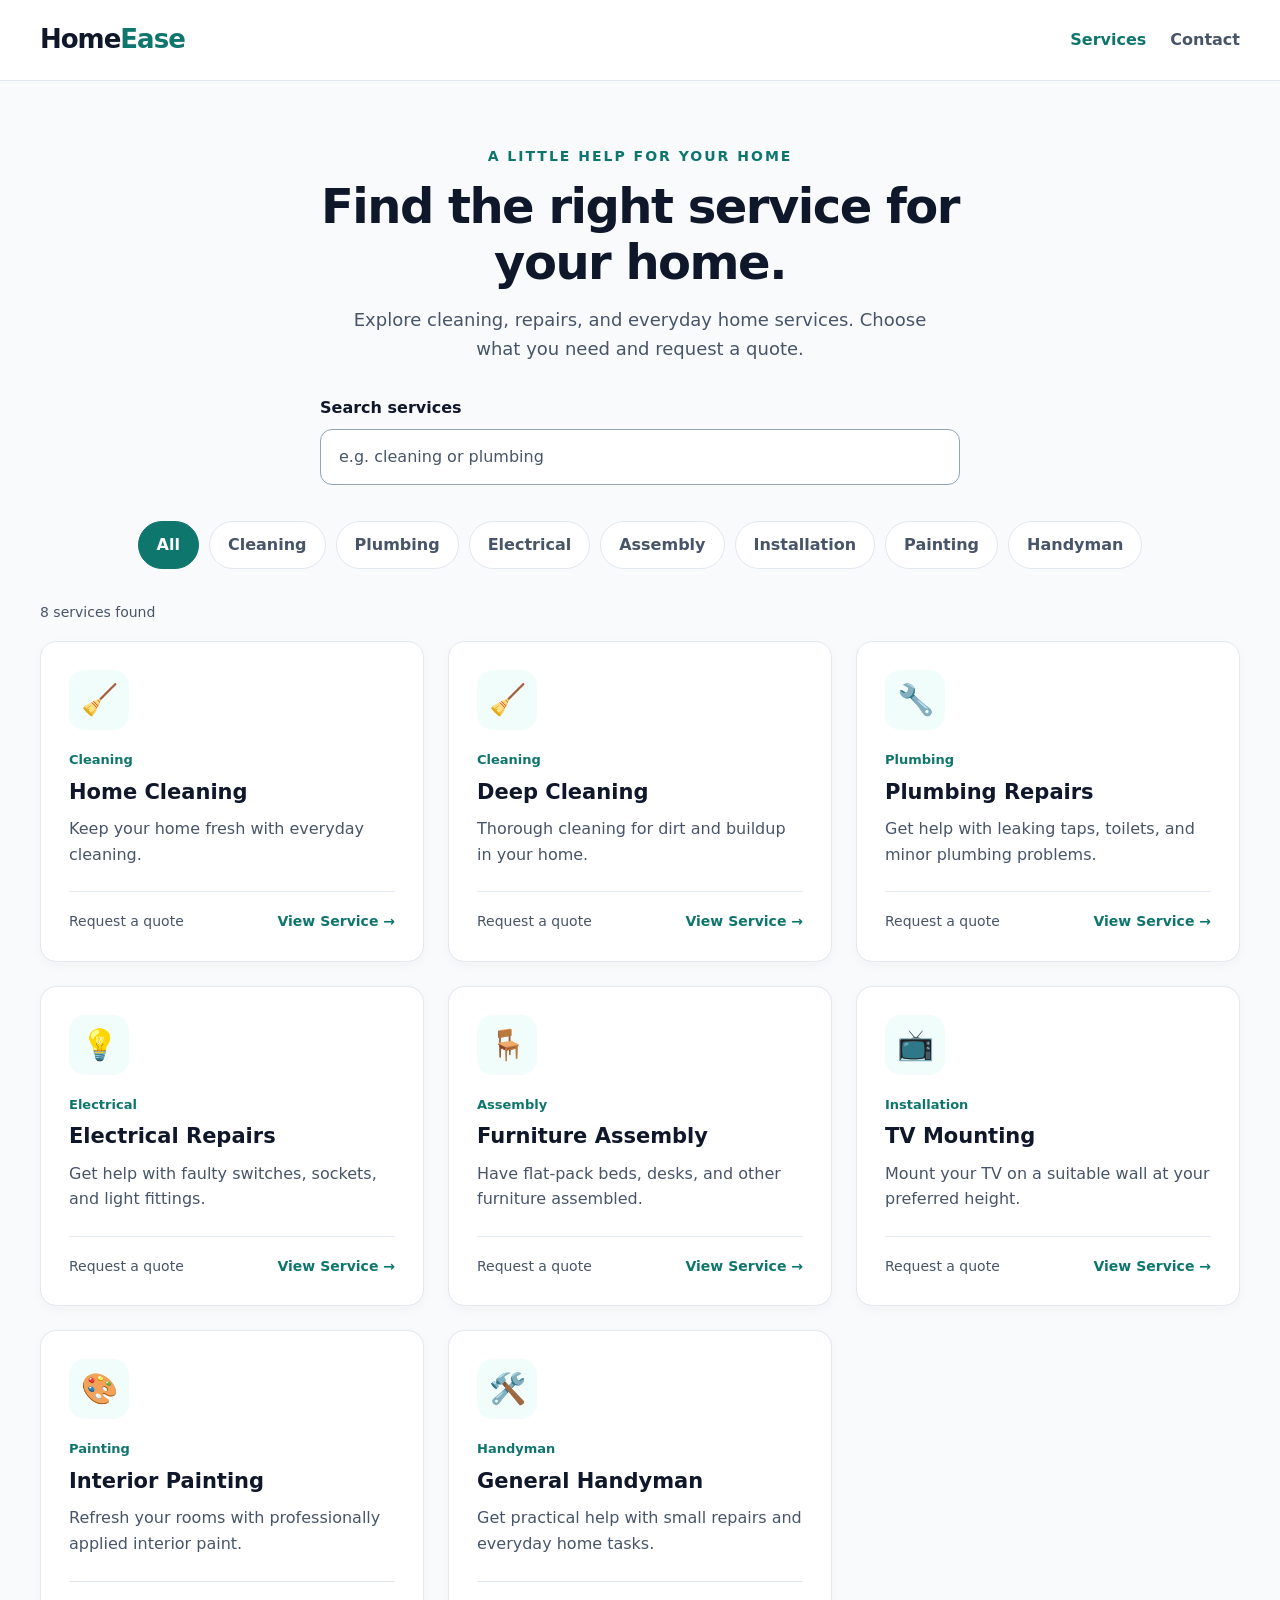
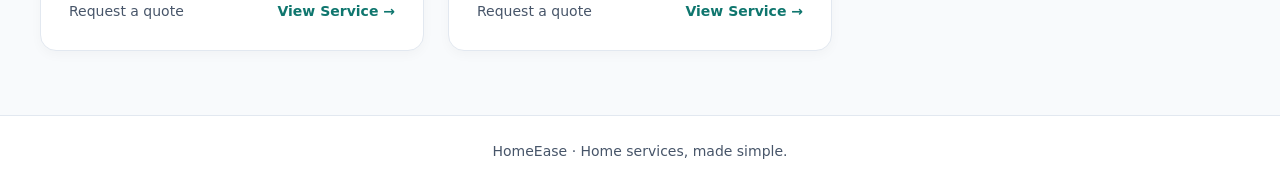
<file: services.html>
<!DOCTYPE html>
<html lang="en">
<head>
  <meta charset="UTF-8">
  <meta name="viewport" content="width=device-width, initial-scale=1.0">
  <meta name="description" content="Explore HomeEase home services, from cleaning and plumbing to furniture assembly and painting.">
  <title>Home Services | HomeEase</title>

  <style>
    :root {
      --primary: #0f766e;
      --primary-dark: #115e59;
      --text: #0f172a;
      --muted: #475569;
      --background: #f8fafc;
      --border: #e2e8f0;
    }

    * {
      box-sizing: border-box;
    }

    body {
      margin: 0;
      font-family: Inter, system-ui, -apple-system, BlinkMacSystemFont,
        "Segoe UI", sans-serif;
      color: var(--text);
      background: var(--background);
      line-height: 1.6;
    }

    a {
      color: var(--primary);
    }

    button,
    input {
      font: inherit;
    }

    a:focus-visible,
    button:focus-visible,
    input:focus-visible {
      outline: 3px solid var(--primary);
      outline-offset: 4px;
    }

    .container {
      width: min(1200px, calc(100% - 40px));
      margin-inline: auto;
    }

    .skip-link {
      position: absolute;
      top: -100px;
      left: 20px;
      padding: 12px 18px;
      background: white;
      z-index: 10;
    }

    .skip-link:focus {
      top: 12px;
    }

    .site-header {
      background: white;
      border-bottom: 1px solid var(--border);
    }

    .header-content {
      display: flex;
      align-items: center;
      justify-content: space-between;
      gap: 20px;
      min-height: 80px;
    }

    .logo {
      font-size: 26px;
      font-weight: 800;
      letter-spacing: -1px;
      text-decoration: none;
      color: var(--text);
    }

    .logo span {
      color: var(--primary);
    }

    .navigation {
      display: flex;
      align-items: center;
      gap: 24px;
    }

    .navigation a {
      display: inline-flex;
      align-items: center;
      min-height: 44px;
      color: var(--muted);
      text-decoration: none;
      font-weight: 600;
    }

    .navigation a:hover,
    .navigation a[aria-current="page"] {
      color: var(--primary);
    }

    .hero {
      padding: 64px 0 36px;
      text-align: center;
    }

    .eyebrow {
      margin: 0 0 12px;
      color: var(--primary);
      font-size: 14px;
      font-weight: 700;
      letter-spacing: 2px;
      text-transform: uppercase;
    }

    h1 {
      max-width: 760px;
      margin: 0 auto 16px;
      font-size: clamp(30px, 5vw, 48px);
      line-height: 1.15;
      letter-spacing: -1.5px;
    }

    .hero-description {
      max-width: 580px;
      margin: 0 auto;
      color: var(--muted);
      font-size: 18px;
    }

    .search-area {
      max-width: 640px;
      margin: 32px auto 0;
      text-align: left;
    }

    .search-area label {
      display: block;
      margin-bottom: 8px;
      font-weight: 600;
    }

    .search-area input {
      width: 100%;
      min-height: 56px;
      padding: 14px 18px;
      border: 1px solid #94a3b8;
      border-radius: 12px;
      background: white;
      color: var(--text);
    }

    .search-area input::placeholder {
      color: var(--muted);
    }

    .services-section {
      padding-bottom: 64px;
    }

    .filters {
      display: flex;
      flex-wrap: wrap;
      justify-content: center;
      gap: 10px;
      margin-bottom: 32px;
    }

    .filter-button {
      min-height: 44px;
      padding: 10px 18px;
      border: 1px solid var(--border);
      border-radius: 999px;
      background: white;
      color: var(--muted);
      cursor: pointer;
      font-weight: 600;
    }

    .filter-button:hover {
      border-color: var(--primary);
      color: var(--primary);
    }

    .filter-button[aria-pressed="true"] {
      border-color: var(--primary);
      background: var(--primary);
      color: white;
    }

    .results-count {
      margin: 0 0 18px;
      color: var(--muted);
      font-size: 14px;
    }

    .service-grid {
      display: grid;
      grid-template-columns: repeat(3, minmax(0, 1fr));
      gap: 24px;
    }

    .service-card {
      display: flex;
      flex-direction: column;
      align-items: flex-start;
      min-width: 0;
      padding: 28px;
      border: 1px solid var(--border);
      border-radius: 16px;
      background: white;
      color: var(--text);
      text-decoration: none;
      box-shadow: 0 4px 12px rgb(15 23 42 / 3%);
      transition: transform 180ms ease, box-shadow 180ms ease;
    }

    .service-card:hover {
      transform: translateY(-4px);
      border-color: var(--primary);
      box-shadow: 0 12px 24px rgb(15 23 42 / 8%);
    }

    .service-icon {
      display: grid;
      place-items: center;
      width: 60px;
      height: 60px;
      margin-bottom: 20px;
      border-radius: 16px;
      background: #f0fdfa;
      font-size: 30px;
    }

    .service-category {
      margin: 0 0 8px;
      color: var(--primary);
      font-size: 13px;
      font-weight: 700;
    }

    .service-card h2 {
      margin: 0 0 10px;
      font-size: 21px;
      line-height: 1.3;
    }

    .service-description {
      margin: 0 0 24px;
      color: var(--muted);
    }

    .card-footer {
      display: flex;
      align-items: center;
      justify-content: space-between;
      flex-wrap: wrap;
      gap: 12px;
      width: 100%;
      margin-top: auto;
      padding-top: 18px;
      border-top: 1px solid var(--border);
      font-size: 14px;
    }

    .pricing {
      color: var(--muted);
    }

    .view-service {
      color: var(--primary);
      font-weight: 700;
    }

    .empty-state,
    .load-error {
      padding: 48px 24px;
      border: 1px dashed #94a3b8;
      border-radius: 16px;
      background: white;
      text-align: center;
    }

    .empty-state p,
    .load-error p {
      margin-top: 0;
      color: var(--muted);
    }

    .empty-actions {
      display: flex;
      flex-wrap: wrap;
      justify-content: center;
      gap: 16px;
    }

    .empty-actions a {
      display: inline-flex;
      align-items: center;
      min-height: 44px;
      padding: 8px 16px;
      font-weight: 600;
      text-underline-offset: 4px;
    }

    .site-footer {
      padding: 24px 0;
      border-top: 1px solid var(--border);
      background: white;
      color: var(--muted);
      text-align: center;
      font-size: 14px;
    }

    .site-footer p {
      margin: 0;
    }

    [hidden] {
      display: none !important;
    }

    @media (max-width: 1000px) {
      .service-grid {
        grid-template-columns: repeat(2, minmax(0, 1fr));
      }
    }

    @media (max-width: 600px) {
      .container {
        width: calc(100% - 32px);
      }

      .header-content {
        min-height: 72px;
        gap: 12px;
      }

      .logo {
        font-size: 23px;
      }

      .navigation {
        gap: 14px;
        font-size: 14px;
      }

      .hero {
        padding-top: 40px;
      }

      .hero-description {
        font-size: 16px;
      }

      .filter-button {
        padding-inline: 14px;
        font-size: 14px;
      }

      .service-grid {
        grid-template-columns: 1fr;
        gap: 16px;
      }

      .service-card {
        padding: 24px;
      }
    }

    @media (prefers-reduced-motion: reduce) {
      .service-card {
        transition: none;
      }

      .service-card:hover {
        transform: none;
      }
    }
  </style>

  <script src="js/services-data.js" defer></script>
</head>

<body>
  <a class="skip-link" href="#main-content">Skip to services</a>

  <header class="site-header">
    <div class="container header-content">
      <a class="logo" href="index.html" aria-label="HomeEase home">
        Home<span>Ease</span>
      </a>

      <nav class="navigation" aria-label="Main navigation">
        <a href="services.html" aria-current="page">Services</a>
        <a href="contact.html">Contact</a>
      </nav>
    </div>
  </header>

  <main id="main-content">
    <section class="hero container" aria-labelledby="page-heading">
      <p class="eyebrow">A little help for your home</p>

      <h1 id="page-heading">Find the right service for your home.</h1>

      <p class="hero-description">
        Explore cleaning, repairs, and everyday home services.
        Choose what you need and request a quote.
      </p>

      <div class="search-area">
        <label for="service-search">Search services</label>
        <input
          id="service-search"
          type="search"
          placeholder="e.g. cleaning or plumbing"
          aria-controls="service-grid"
          autocomplete="off"
        >
      </div>
    </section>

    <section class="services-section container" aria-label="Available services">
      <div class="filters" role="group" aria-label="Filter by category">
        <button class="filter-button" type="button" data-category="All" aria-pressed="true">All</button>
        <button class="filter-button" type="button" data-category="Cleaning" aria-pressed="false">Cleaning</button>
        <button class="filter-button" type="button" data-category="Plumbing" aria-pressed="false">Plumbing</button>
        <button class="filter-button" type="button" data-category="Electrical" aria-pressed="false">Electrical</button>
        <button class="filter-button" type="button" data-category="Assembly" aria-pressed="false">Assembly</button>
        <button class="filter-button" type="button" data-category="Installation" aria-pressed="false">Installation</button>
        <button class="filter-button" type="button" data-category="Painting" aria-pressed="false">Painting</button>
        <button class="filter-button" type="button" data-category="Handyman" aria-pressed="false">Handyman</button>
      </div>

      <p id="results-count" class="results-count" role="status" aria-live="polite" aria-atomic="true"></p>

      <div id="service-grid" class="service-grid"></div>

      <div id="empty-state" class="empty-state" hidden>
        <p>No services found. Try another search or contact us.</p>
        <div class="empty-actions">
          <a id="clear-filters" href="services.html">Clear Filters</a>
          <a href="contact.html">Contact</a>
        </div>
      </div>

      <div id="load-error" class="load-error" role="alert" hidden>
        <p>Services could not be loaded. Please refresh the page or contact us.</p>
        <a href="contact.html">Contact</a>
      </div>

      <noscript>
        <p>Please enable JavaScript to search and browse services.</p>
        <a href="contact.html">Contact us for help</a>
      </noscript>
    </section>
  </main>

  <footer class="site-footer">
    <div class="container">
      <p>HomeEase · Home services, made simple.</p>
    </div>
  </footer>

  <script>
    document.addEventListener("DOMContentLoaded", () => {
      const searchInput = document.getElementById("service-search");
      const filterButtons = document.querySelectorAll(".filter-button");
      const grid = document.getElementById("service-grid");
      const resultsCount = document.getElementById("results-count");
      const emptyState = document.getElementById("empty-state");
      const clearFiltersLink = document.getElementById("clear-filters");
      const loadError = document.getElementById("load-error");

      let selectedCategory = "All";

      const icons = {
        Cleaning: "🧹",
        Plumbing: "🔧",
        Electrical: "💡",
        Assembly: "🪑",
        Installation: "📺",
        Painting: "🎨",
        Handyman: "🛠️"
      };

      if (typeof services === "undefined" || !Array.isArray(services)) {
        loadError.hidden = false;
        searchInput.disabled = true;
        filterButtons.forEach((button) => {
          button.disabled = true;
        });
        return;
      }

      const activeServices = services.filter(
        (service) => service.active === true
      );

      function createServiceCard(service) {
        const card = document.createElement("a");
        card.className = "service-card";
        card.href = `service.html?service=${encodeURIComponent(service.slug)}`;

        const icon = document.createElement("span");
        icon.className = "service-icon";
        icon.setAttribute("aria-hidden", "true");
        icon.textContent = icons[service.category] || "🏠";

        const category = document.createElement("p");
        category.className = "service-category";
        category.textContent = service.category;

        const title = document.createElement("h2");
        title.textContent = service.name;

        const description = document.createElement("p");
        description.className = "service-description";
        description.textContent = service.shortDescription;

        const footer = document.createElement("div");
        footer.className = "card-footer";

        const pricing = document.createElement("span");
        pricing.className = "pricing";
        pricing.textContent = service.pricingText;

        const viewLink = document.createElement("span");
        viewLink.className = "view-service";
        viewLink.textContent = "View Service";

        const arrow = document.createElement("span");
        arrow.setAttribute("aria-hidden", "true");
        arrow.textContent = " →";
        viewLink.append(arrow);

        footer.append(pricing, viewLink);
        card.append(icon, category, title, description, footer);

        return card;
      }

      function renderServices() {
        const query = searchInput.value.trim().toLowerCase();

        const filteredServices = activeServices.filter((service) => {
          const matchesCategory =
            selectedCategory === "All" ||
            service.category === selectedCategory;

          const matchesSearch =
            service.name.toLowerCase().includes(query) ||
            service.shortDescription.toLowerCase().includes(query);

          return matchesCategory && matchesSearch;
        });

        const fragment = document.createDocumentFragment();

        filteredServices.forEach((service) => {
          fragment.append(createServiceCard(service));
        });

        grid.replaceChildren(fragment);

        const count = filteredServices.length;
        resultsCount.textContent =
          `${count} ${count === 1 ? "service" : "services"} found`;

        emptyState.hidden = count !== 0;
        grid.hidden = count === 0;
      }

      function updateCategoryButtons() {
        filterButtons.forEach((button) => {
          button.setAttribute(
            "aria-pressed",
            String(button.dataset.category === selectedCategory)
          );
        });
      }

      searchInput.addEventListener("input", renderServices);

      filterButtons.forEach((button) => {
        button.addEventListener("click", () => {
          selectedCategory = button.dataset.category;
          updateCategoryButtons();
          renderServices();
        });
      });

      clearFiltersLink.addEventListener("click", (event) => {
        event.preventDefault();
        searchInput.value = "";
        selectedCategory = "All";
        updateCategoryButtons();
        renderServices();
        searchInput.focus();
      });

      renderServices();
    });
  </script>
</body>
</html>
</file>
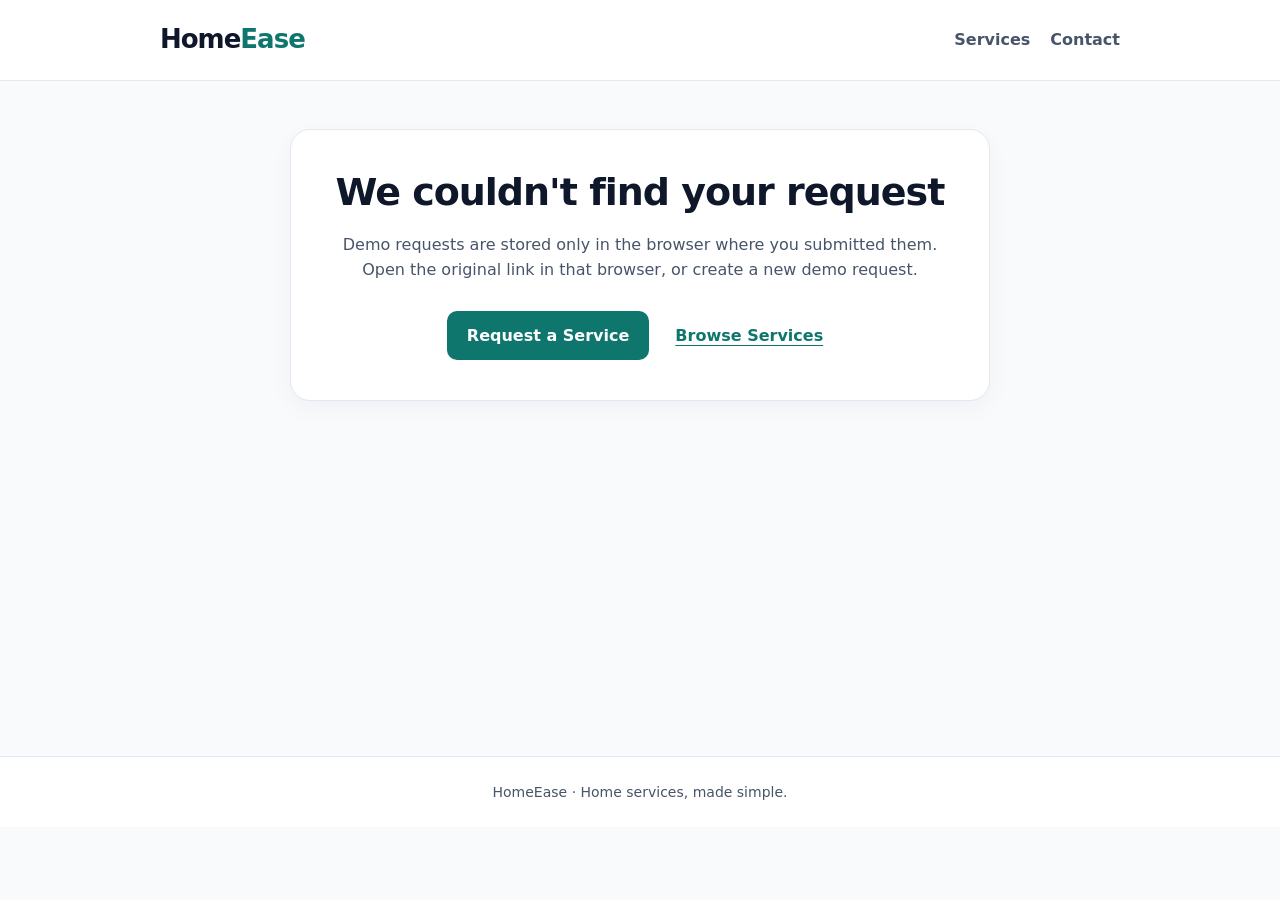
<file: success.html>
<!DOCTYPE html>
<html lang="en">
<head>
  <meta charset="UTF-8">
  <meta name="viewport" content="width=device-width, initial-scale=1.0">
  <meta name="robots" content="noindex, nofollow">
  <meta name="description" content="View your HomeEase demo service request summary.">
  <title>Request Received | HomeEase</title>

  <style>
    :root {
      --primary: #0f766e;
      --primary-dark: #115e59;
      --text: #0f172a;
      --muted: #475569;
      --background: #f8fafc;
      --border: #e2e8f0;
    }

    * {
      box-sizing: border-box;
    }

    body {
      margin: 0;
      font-family: Inter, system-ui, -apple-system, BlinkMacSystemFont,
        "Segoe UI", sans-serif;
      color: var(--text);
      background: var(--background);
      line-height: 1.6;
    }

    a {
      color: var(--primary);
      text-underline-offset: 4px;
    }

    a:focus-visible {
      outline: 3px solid var(--primary);
      outline-offset: 4px;
    }

    .container {
      width: min(960px, calc(100% - 40px));
      margin-inline: auto;
    }

    .skip-link {
      position: absolute;
      top: -100px;
      left: 20px;
      padding: 12px;
      background: white;
      z-index: 10;
    }

    .skip-link:focus {
      top: 12px;
    }

    .site-header {
      border-bottom: 1px solid var(--border);
      background: white;
    }

    .header-content {
      display: flex;
      align-items: center;
      justify-content: space-between;
      gap: 16px;
      min-height: 80px;
    }

    .logo {
      color: var(--text);
      font-size: 26px;
      font-weight: 800;
      letter-spacing: -1px;
      text-decoration: none;
    }

    .logo span {
      color: var(--primary);
    }

    .navigation {
      display: flex;
      gap: 20px;
    }

    .navigation a {
      display: inline-flex;
      align-items: center;
      min-height: 44px;
      color: var(--muted);
      font-weight: 600;
      text-decoration: none;
    }

    main {
      min-height: 75vh;
      padding-block: 48px 64px;
    }

    .panel {
      max-width: 700px;
      margin-inline: auto;
      padding: 40px;
      border: 1px solid var(--border);
      border-radius: 20px;
      background: white;
      box-shadow: 0 8px 24px rgb(15 23 42 / 4%);
    }

    .panel-heading {
      text-align: center;
    }

    .success-icon {
      display: grid;
      place-items: center;
      width: 72px;
      height: 72px;
      margin: 0 auto 24px;
      border-radius: 50%;
      background: #ccfbf1;
      color: var(--primary-dark);
      font-size: 36px;
      font-weight: 700;
    }

    h1 {
      margin: 0 0 16px;
      font-size: clamp(28px, 5vw, 38px);
      line-height: 1.2;
      letter-spacing: -1px;
    }

    .intro {
      margin: 0;
      color: var(--muted);
    }

    .demo-notice {
      margin-top: 24px;
      padding: 16px 20px;
      border: 1px solid #fcd34d;
      border-radius: 12px;
      background: #fffbeb;
      color: #78350f;
      font-size: 14px;
    }

    .demo-notice p {
      margin: 0;
    }

    .summary {
      margin: 28px 0;
      padding: 8px 24px;
      border: 1px solid var(--border);
      border-radius: 12px;
      background: var(--background);
    }

    .summary-row {
      display: grid;
      grid-template-columns: 150px minmax(0, 1fr);
      gap: 16px;
      padding-block: 16px;
    }

    .summary-row + .summary-row {
      border-top: 1px solid var(--border);
    }

    dt {
      color: var(--muted);
    }

    dd {
      margin: 0;
      font-weight: 600;
      overflow-wrap: anywhere;
    }

    .reference {
      color: var(--primary-dark);
      font-family: ui-monospace, SFMono-Regular, Consolas, monospace;
      letter-spacing: 1px;
    }

    .next-step {
      padding: 20px;
      border-radius: 12px;
      background: #f0fdfa;
    }

    h2 {
      margin: 0 0 8px;
      font-size: 18px;
    }

    .next-step p {
      margin: 0;
      color: var(--muted);
    }

    .next-step p + p {
      margin-top: 10px;
    }

    .actions {
      display: flex;
      flex-wrap: wrap;
      align-items: center;
      justify-content: center;
      gap: 16px;
      margin-top: 28px;
    }

    .button {
      display: inline-flex;
      align-items: center;
      justify-content: center;
      min-height: 48px;
      padding: 12px 20px;
      border-radius: 10px;
      background: var(--primary);
      color: white;
      font-weight: 700;
      text-align: center;
      text-decoration: none;
    }

    .button:hover {
      background: var(--primary-dark);
    }

    .secondary-link {
      display: inline-flex;
      align-items: center;
      min-height: 44px;
      padding: 10px;
      font-weight: 600;
    }

    .message-panel {
      text-align: center;
    }

    .message-panel p {
      color: var(--muted);
    }

    .site-footer {
      padding: 24px 0;
      border-top: 1px solid var(--border);
      background: white;
      color: var(--muted);
      text-align: center;
      font-size: 14px;
    }

    .site-footer p {
      margin: 0;
    }

    [hidden] {
      display: none !important;
    }

    @media (max-width: 600px) {
      .container {
        width: calc(100% - 32px);
      }

      .header-content {
        min-height: 72px;
      }

      .logo {
        font-size: 23px;
      }

      .navigation {
        gap: 14px;
        font-size: 14px;
      }

      main {
        padding-block: 32px 40px;
      }

      .panel {
        padding: 28px 24px;
      }

      .summary {
        padding-inline: 18px;
      }

      .summary-row {
        grid-template-columns: 1fr;
        gap: 4px;
      }

      .actions {
        flex-direction: column;
      }

      .button {
        width: 100%;
      }
    }
  </style>
</head>

<body>
  <a class="skip-link" href="#main-content">Skip to request summary</a>

  <header class="site-header">
    <div class="container header-content">
      <a class="logo" href="index.html" aria-label="HomeEase home">
        Home<span>Ease</span>
      </a>

      <nav class="navigation" aria-label="Main navigation">
        <a href="services.html">Services</a>
        <a href="contact.html">Contact</a>
      </nav>
    </div>
  </header>

  <main id="main-content" class="container">
    <section id="success-panel" class="panel" aria-labelledby="success-heading" hidden>
      <div class="panel-heading">
        <div class="success-icon" aria-hidden="true">✓</div>
        <h1 id="success-heading">Your request has been received</h1>
        <p class="intro">Here is a summary of your service request.</p>
      </div>

      <div class="demo-notice">
        <p>
          <strong>DEMO MODE:</strong> Your request was saved only in this
          browser. It has not been sent to HomeEase, and no team member
          will contact you from this demo.
        </p>
      </div>

      <dl class="summary">
        <div class="summary-row">
          <dt>Reference number</dt>
          <dd id="request-reference" class="reference"></dd>
        </div>

        <div class="summary-row">
          <dt>Service</dt>
          <dd id="request-service"></dd>
        </div>

        <div class="summary-row">
          <dt>Preferred date</dt>
          <dd id="request-date"></dd>
        </div>

        <div class="summary-row">
          <dt>Preferred time</dt>
          <dd id="request-time"></dd>
        </div>
      </dl>

      <div class="next-step">
        <h2>Next step <span>(live website)</span></h2>
        <p>Our team will contact you to confirm availability and pricing.</p>
        <p>Your preferred date and time are subject to availability.</p>
      </div>

      <div class="actions">
        <a class="button" href="services.html">Browse Services</a>
        <a class="secondary-link" href="index.html">Back to Home</a>
      </div>
    </section>

    <section id="not-found-panel" class="panel message-panel" aria-labelledby="not-found-heading" hidden>
      <h1 id="not-found-heading">We couldn't find your request</h1>
      <p>
        Demo requests are stored only in the browser where you submitted
        them. Open the original link in that browser, or create a new
        demo request.
      </p>

      <div class="actions">
        <a class="button" href="request.html">Request a Service</a>
        <a class="secondary-link" href="services.html">Browse Services</a>
      </div>
    </section>

    <section id="storage-error-panel" class="panel message-panel" aria-labelledby="storage-error-heading" hidden>
      <h1 id="storage-error-heading">We couldn't load your request</h1>
      <p>
        The saved demo data could not be read. Check that browser storage
        is available, then refresh this page.
      </p>

      <div class="actions">
        <a class="button" href="services.html">Browse Services</a>
        <a class="secondary-link" href="request.html">Request a Service</a>
      </div>
    </section>

    <noscript>
      <div class="panel message-panel">
        <h1>View your request summary</h1>
        <p>Please enable JavaScript to read your saved demo request.</p>
        <a href="services.html">Browse Services</a>
      </div>
    </noscript>
  </main>

  <footer class="site-footer">
    <div class="container">
      <p>HomeEase · Home services, made simple.</p>
    </div>
  </footer>

  <script>
    document.addEventListener("DOMContentLoaded", () => {
      const STORAGE_KEY = "homeeaseRequests";
      const successPanel = document.getElementById("success-panel");
      const notFoundPanel = document.getElementById("not-found-panel");
      const storageErrorPanel = document.getElementById("storage-error-panel");

      function showNotFound() {
        document.title = "Request Not Found | HomeEase";
        notFoundPanel.hidden = false;
      }

      function textOrFallback(value, fallback) {
        return typeof value === "string" && value.trim()
          ? value.trim()
          : fallback;
      }

      function formatDate(value) {
        if (typeof value !== "string" || !/^\d{4}-\d{2}-\d{2}$/.test(value)) {
          return "Date not provided";
        }

        const [year, month, day] = value.split("-").map(Number);

        // Construct a local date to avoid shifting the day through UTC.
        const date = new Date(0);
        date.setHours(12, 0, 0, 0);
        date.setFullYear(year, month - 1, day);

        if (
          date.getFullYear() !== year ||
          date.getMonth() !== month - 1 ||
          date.getDate() !== day
        ) {
          return "Date not provided";
        }

        return new Intl.DateTimeFormat("en", {
          weekday: "long",
          year: "numeric",
          month: "long",
          day: "numeric"
        }).format(date);
      }

      const reference = (
        new URLSearchParams(window.location.search).get("reference") || ""
      ).trim();

      // Match only the requested reference; do not display another request
      // when the link is missing or incorrect.
      if (!reference) {
        showNotFound();
        return;
      }

      let requests;

      try {
        // DEMO MODE: Phase B replaces localStorage lookup with an
        // authorised server response.
        const savedValue = localStorage.getItem(STORAGE_KEY);

        if (savedValue === null) {
          showNotFound();
          return;
        }

        requests = JSON.parse(savedValue);

        if (!Array.isArray(requests)) {
          throw new Error("Invalid saved request data.");
        }
      } catch (error) {
        document.title = "Request Unavailable | HomeEase";
        storageErrorPanel.hidden = false;
        return;
      }

      const request = requests.find(
        (item) =>
          item &&
          typeof item === "object" &&
          item.demoMode === true &&
          item.reference === reference
      );

      if (!request) {
        showNotFound();
        return;
      }

      // Use textContent so stored values are never interpreted as HTML.
      document.getElementById("request-reference").textContent =
        request.reference;

      document.getElementById("request-service").textContent =
        textOrFallback(request.serviceName, "Home service");

      document.getElementById("request-date").textContent =
        formatDate(request.preferredDate);

      document.getElementById("request-time").textContent =
        textOrFallback(request.timeWindow, "Time not provided");

      successPanel.hidden = false;
    });
  </script>
</body>
</html>
</file>
